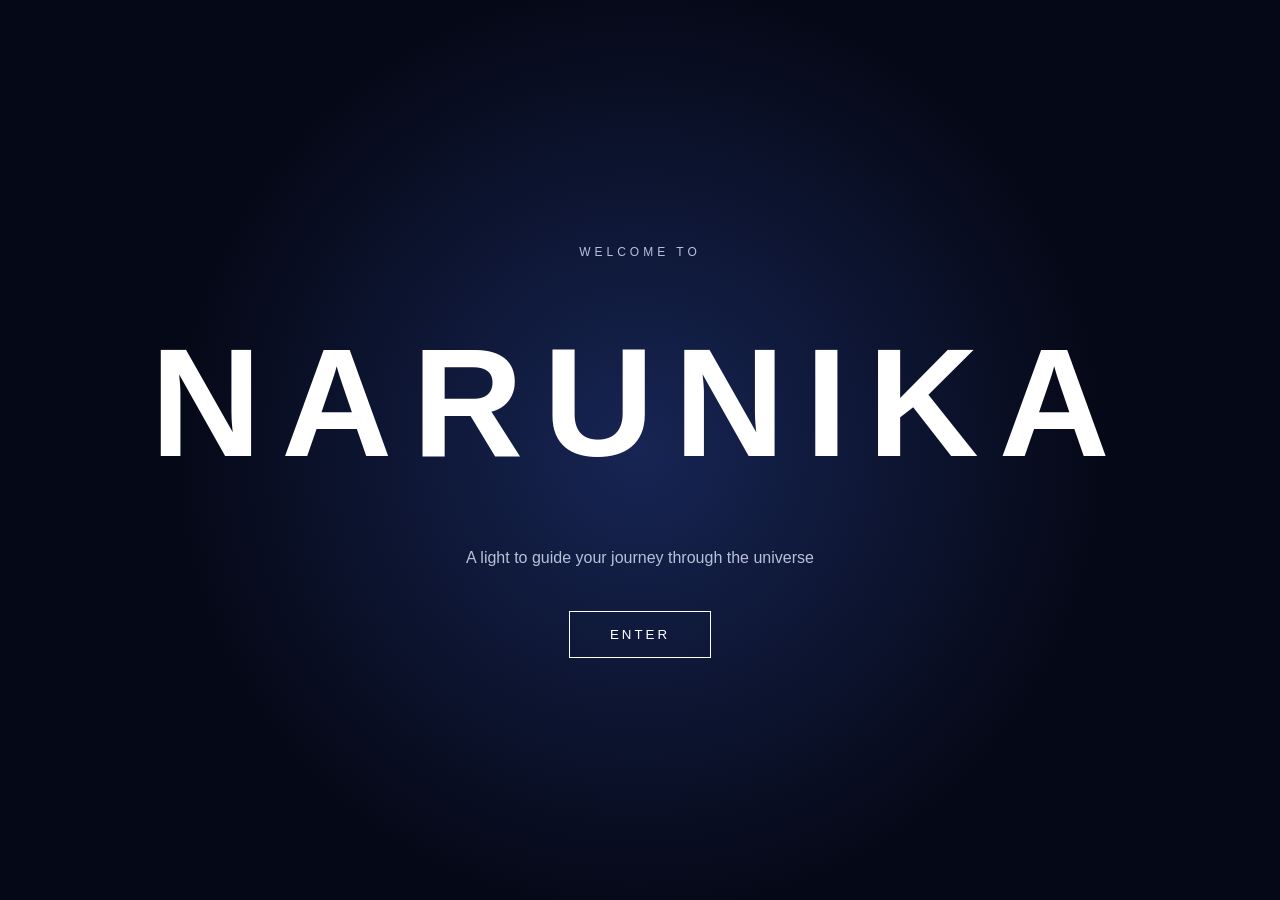
<file: index.html>
<!DOCTYPE html>
<html lang="en">

<head>
    <meta charset="UTF-8">
    <meta name="viewport" content="width=device-width, initial-scale=1.0">

    <title>NARUNIKA | Welcome</title>

    <link rel="stylesheet" href="css/style.css">
</head>

<body class="opening">

    <div class="opening-content">

        <p class="small-title">
            WELCOME TO
        </p>

        <h1>NARUNIKA</h1>

        <p>
            A light to guide your journey through the universe
        </p>

        <form action="home.html">
            <button class="enter-btn" type="submit">ENTER</button>
        </form>

    </div>

</body>
</html>
</file>
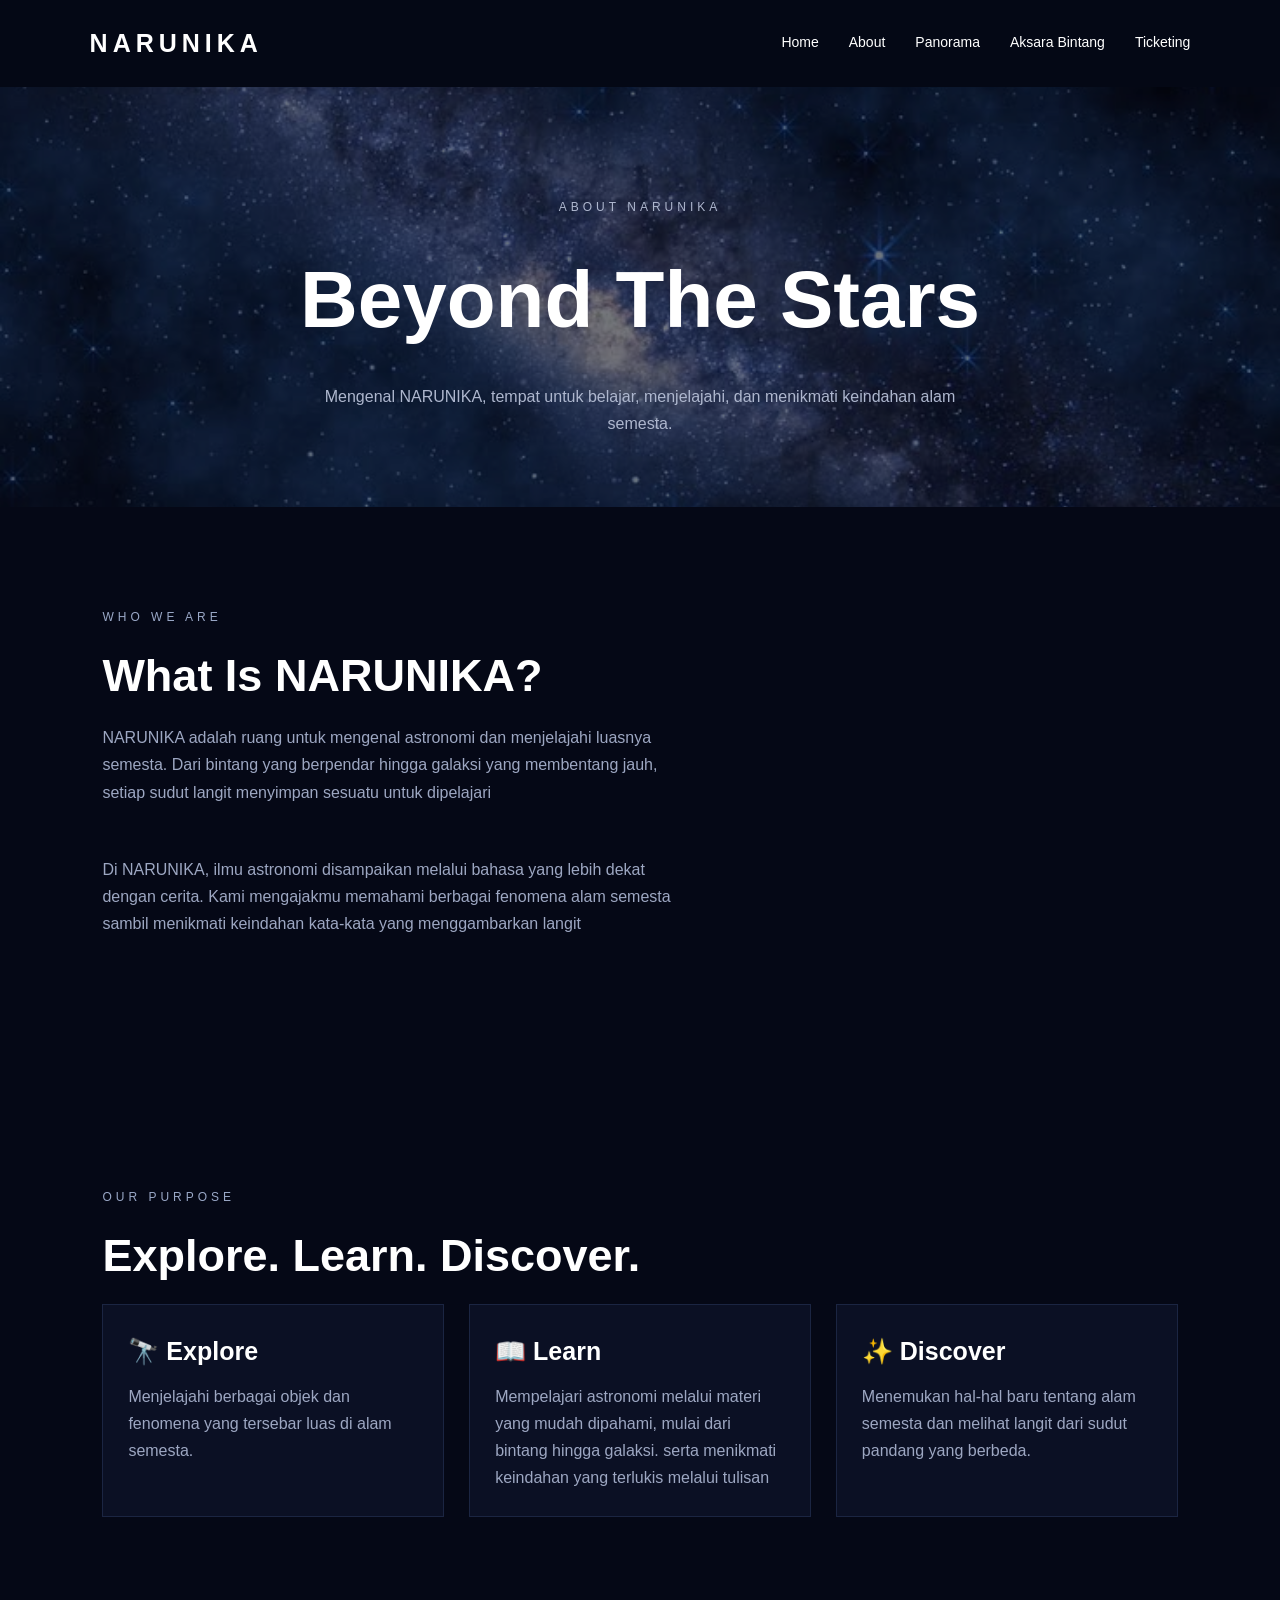
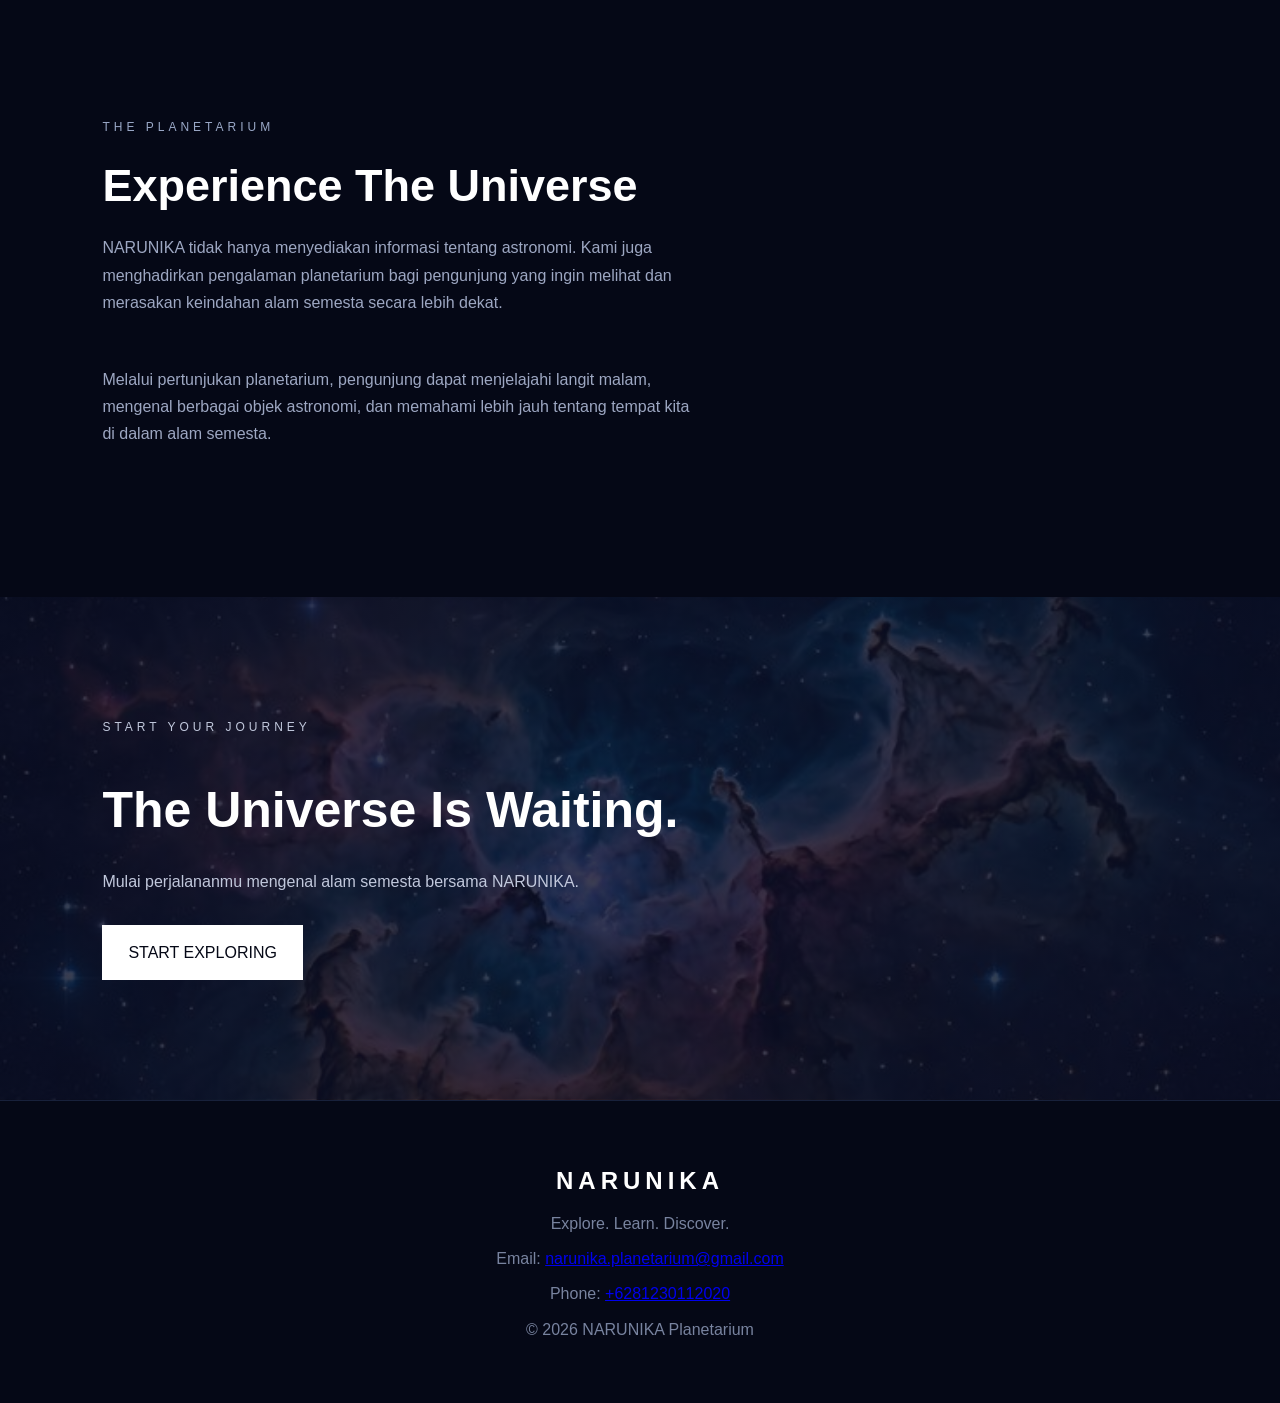
<file: about.html>
<!DOCTYPE html>
<html lang="en">

<head>

    <meta charset="UTF-8">

    <meta name="viewport"
          content="width=device-width, initial-scale=1.0">

    <title>NARUNIKA | About</title>

    <link rel="stylesheet"
          href="css/style.css">

</head>


<body>

<nav>

    <div class="logo">
        NARUNIKA
    </div>

    <div class="nav-links">

        <a href="home.html">Home</a>
        <a href="about.html">About</a>
        <a href="galeri.html">Panorama</a>
        <a href="belajar.html">Aksara Bintang</a>
        <a href="ticketing.html">Ticketing</a>

    </div>

</nav>


<section class="page-header about-hero">

    <p class="small-title">
        ABOUT NARUNIKA
    </p>

    <h1>
        Beyond The Stars
    </h1>

    <p>
        Mengenal NARUNIKA, tempat untuk belajar,
        menjelajahi, dan menikmati keindahan
        alam semesta.
    </p>
</section>



<section class="section">

    <p class="small-title">
        WHO WE ARE
    </p>

    <h2>
        What Is NARUNIKA?
    </h2>

    <p class="section-intro">

        NARUNIKA adalah ruang untuk mengenal
        astronomi dan menjelajahi luasnya semesta.
        Dari bintang yang berpendar hingga galaksi 
        yang membentang jauh, setiap sudut langit
        menyimpan sesuatu untuk dipelajari

    </p>


    <p class="section-intro">

        Di NARUNIKA, ilmu astronomi disampaikan melalui
        bahasa yang lebih dekat dengan cerita.
        Kami mengajakmu memahami berbagai fenomena alam semesta
        sambil menikmati keindahan kata-kata yang 
        menggambarkan langit

    </p>

</section>


<section class="section">

    <p class="small-title">
        OUR PURPOSE
    </p>

    <h2>
        Explore. Learn. Discover.
    </h2>

    <div class="cards">


        <div class="card">

            <div class="card-content">

                <h3>
                    🔭 Explore
                </h3>

                <p>
                    Menjelajahi berbagai objek dan
                    fenomena yang tersebar luas
                    di alam semesta.
                </p>

            </div>

        </div>


        <div class="card">

            <div class="card-content">

                <h3>
                    📖 Learn
                </h3>

                <p>
                    Mempelajari astronomi melalui
                    materi yang mudah dipahami,
                    mulai dari bintang hingga galaksi. serta
                    menikmati keindahan yang terlukis melalui tulisan
                </p>

            </div>

        </div>


        <div class="card">

            <div class="card-content">

                <h3>
                    ✨ Discover
                </h3>

                <p>
                    Menemukan hal-hal baru tentang
                    alam semesta dan melihat langit
                    dari sudut pandang yang berbeda.
                </p>

            </div>

        </div>


    </div>

</section>


<section class="section">

    <p class="small-title">
        THE PLANETARIUM
    </p>

    <h2>
        Experience The Universe
    </h2>

    <p class="section-intro">

        NARUNIKA tidak hanya menyediakan informasi
        tentang astronomi. Kami juga menghadirkan
        pengalaman planetarium bagi pengunjung
        yang ingin melihat dan merasakan keindahan
        alam semesta secara lebih dekat.

    </p>

    <p class="section-intro">

        Melalui pertunjukan planetarium, pengunjung
        dapat menjelajahi langit malam, mengenal
        berbagai objek astronomi, dan memahami
        lebih jauh tentang tempat kita di dalam
        alam semesta.

    </p>

</section>


<section class="cta">

    <p class="small-title">
        START YOUR JOURNEY
    </p>

    <h2>
        The Universe Is Waiting.
    </h2>

    <p>
        Mulai perjalananmu mengenal alam semesta
        bersama NARUNIKA.
    </p>

    <a href="belajar.html"
       class="button">
        START EXPLORING
    </a>

</section>


<footer>
    <h2>NARUNIKA</h2>
    <p>Explore. Learn. Discover.</p>
    <p>Email: <a href="mailto:narunika.planetarium@gmail.com">narunika.planetarium@gmail.com</a></p>
    <p>Phone: <a href="tel:+6281230112020">+6281230112020</a></p>
    <p>© 2026 NARUNIKA Planetarium</p>
</footer>

</body>

</html>
</file>
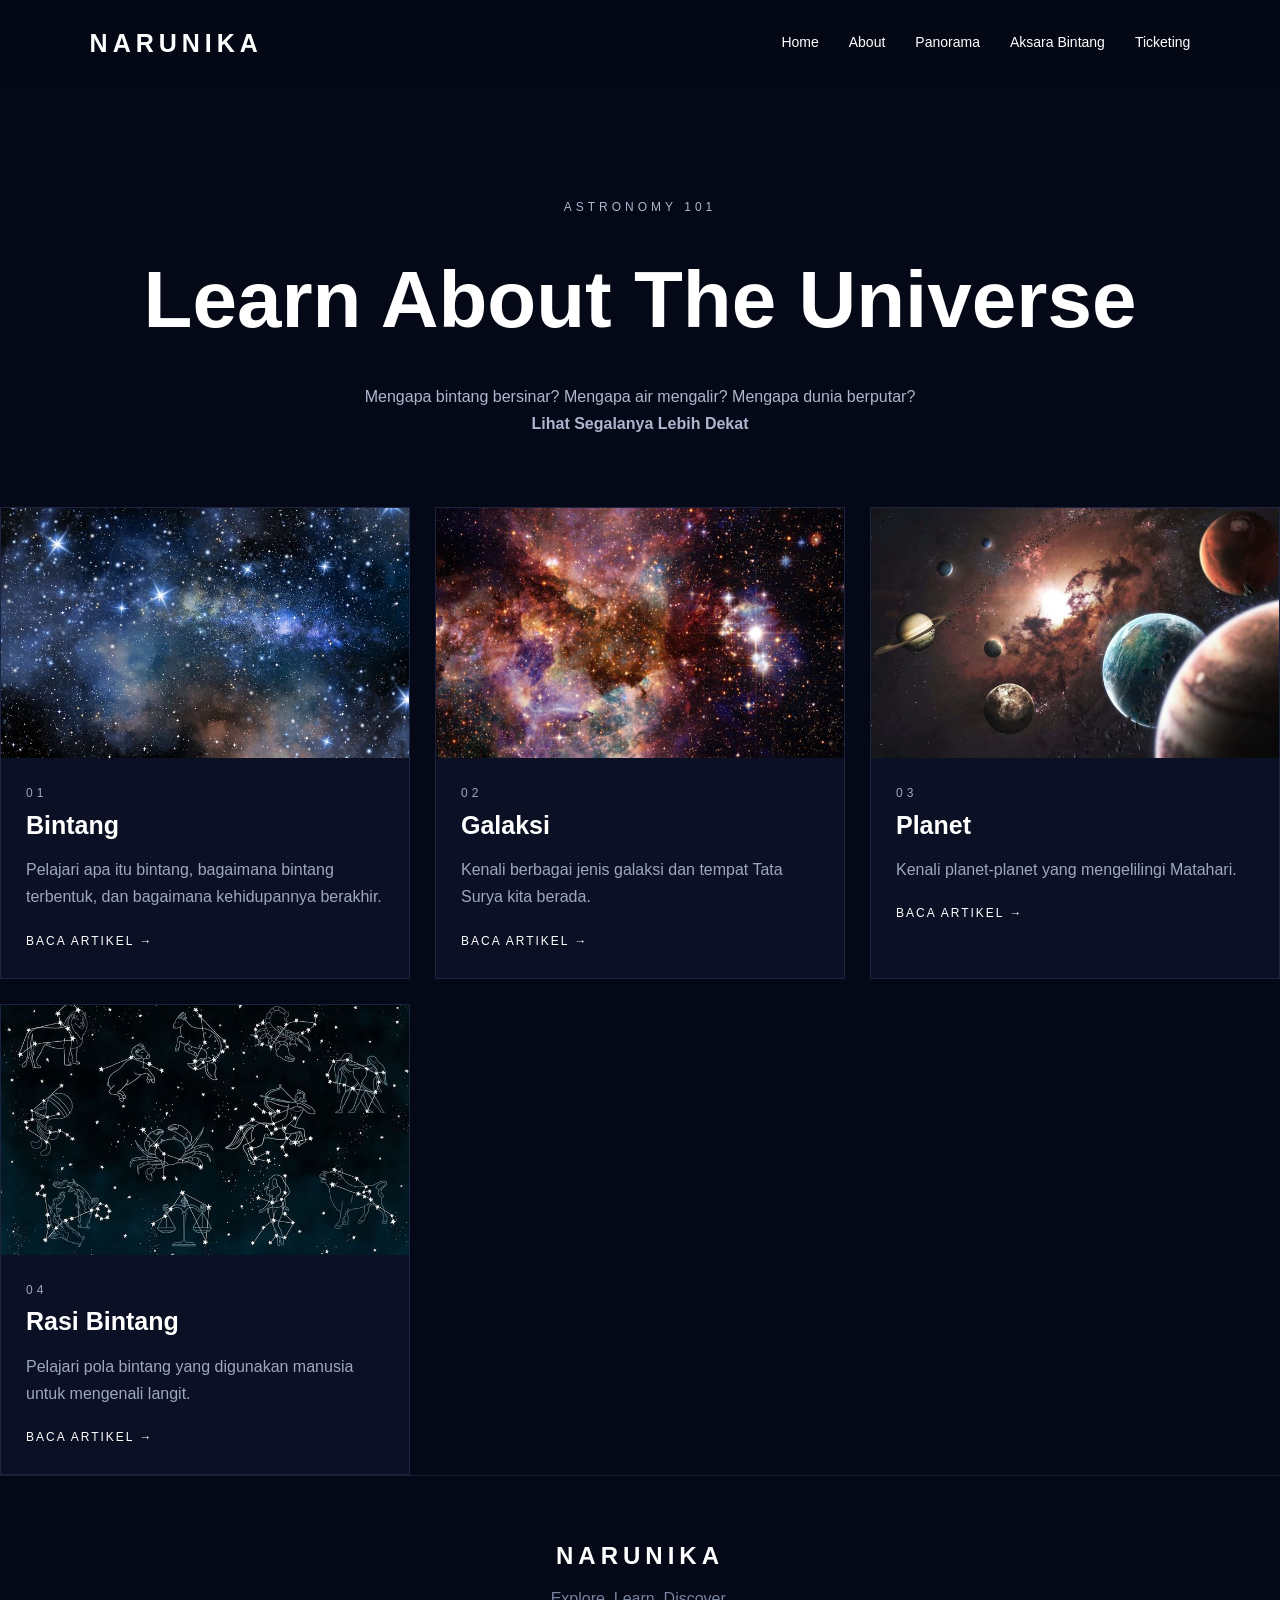
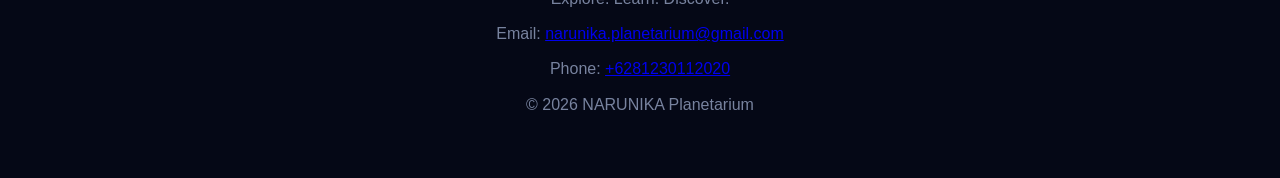
<file: belajar.html>
<!DOCTYPE html>
<html lang="en">

<head>

    <meta charset="UTF-8">

    <meta name="viewport"
          content="width=device-width, initial-scale=1.0">

    <title>NARUNIKA | Aksara Bintang</title>

    <link rel="stylesheet"
          href="css/style.css">

</head>


<body>

<nav>

    <div class="logo">
        NARUNIKA
    </div>

    <div class="nav-links">

        <a href="home.html">Home</a>
        <a href="about.html">About</a>
        <a href="galeri.html">Panorama</a>
        <a href="belajar.html">Aksara Bintang</a>
        <a href="ticketing.html">Ticketing</a>

    </div>

</nav>


<section class="page-header">

    <p class="small-title">
        ASTRONOMY 101
    </p>

    <h1>
        Learn About The Universe
    </h1>

    <p>
        Mengapa bintang bersinar?
        Mengapa air mengalir?
        Mengapa dunia berputar? <br>
        <b>Lihat Segalanya Lebih Dekat</b>
    </p>

</section>


<section class="cards learning-cards">


    <!-- BINTANG -->

    <a href="bintang.html"
       class="card">

        <img src="images/bintang.jpg"
             alt="Bintang">

        <div class="card-content">

            <p class="small-title">
                01
            </p>

            <h3>
                Bintang
            </h3>

            <p>
                Pelajari apa itu bintang,
                bagaimana bintang terbentuk,
                dan bagaimana kehidupannya berakhir.
            </p>

            <span class="read-more">
                BACA ARTIKEL →
            </span>

        </div>

    </a>


    <!-- GALAKSI -->

    <a href="galaksi.html"
       class="card">

        <img src="images/galaksi.jpg"
             alt="Galaksi">

        <div class="card-content">

            <p class="small-title">
                02
            </p>

            <h3>
                Galaksi
            </h3>

            <p>
                Kenali berbagai jenis galaksi
                dan tempat Tata Surya kita berada.
            </p>

            <span class="read-more">
                BACA ARTIKEL →
            </span>

        </div>

    </a>


    <!-- PLANET -->

    <a href="planet.html"
       class="card">

        <img src="images/planet.jpg"
             alt="Planet">

        <div class="card-content">

            <p class="small-title">
                03
            </p>

            <h3>
                Planet
            </h3>

            <p>
                Kenali planet-planet yang
                mengelilingi Matahari.
            </p>

            <span class="read-more">
                BACA ARTIKEL →
            </span>

        </div>

    </a>


    <!-- RASI -->

    <a href="rasi.html"
       class="card">

        <img src="images/rasi.jpg"
             alt="Rasi Bintang">

        <div class="card-content">

            <p class="small-title">
                04
            </p>

            <h3>
                Rasi Bintang
            </h3>

            <p>
                Pelajari pola bintang yang
                digunakan manusia untuk mengenali langit.
            </p>

            <span class="read-more">
                BACA ARTIKEL →
            </span>

        </div>

    </a>


</section>


<footer>
    <h2>NARUNIKA</h2>
    <p>Explore. Learn. Discover.</p>
    <p>Email: <a href="mailto:narunika.planetarium@gmail.com">narunika.planetarium@gmail.com</a></p>
    <p>Phone: <a href="tel:+6281230112020">+6281230112020</a></p>
    <p>© 2026 NARUNIKA Planetarium</p>
</footer>

</body>

</html>
</file>
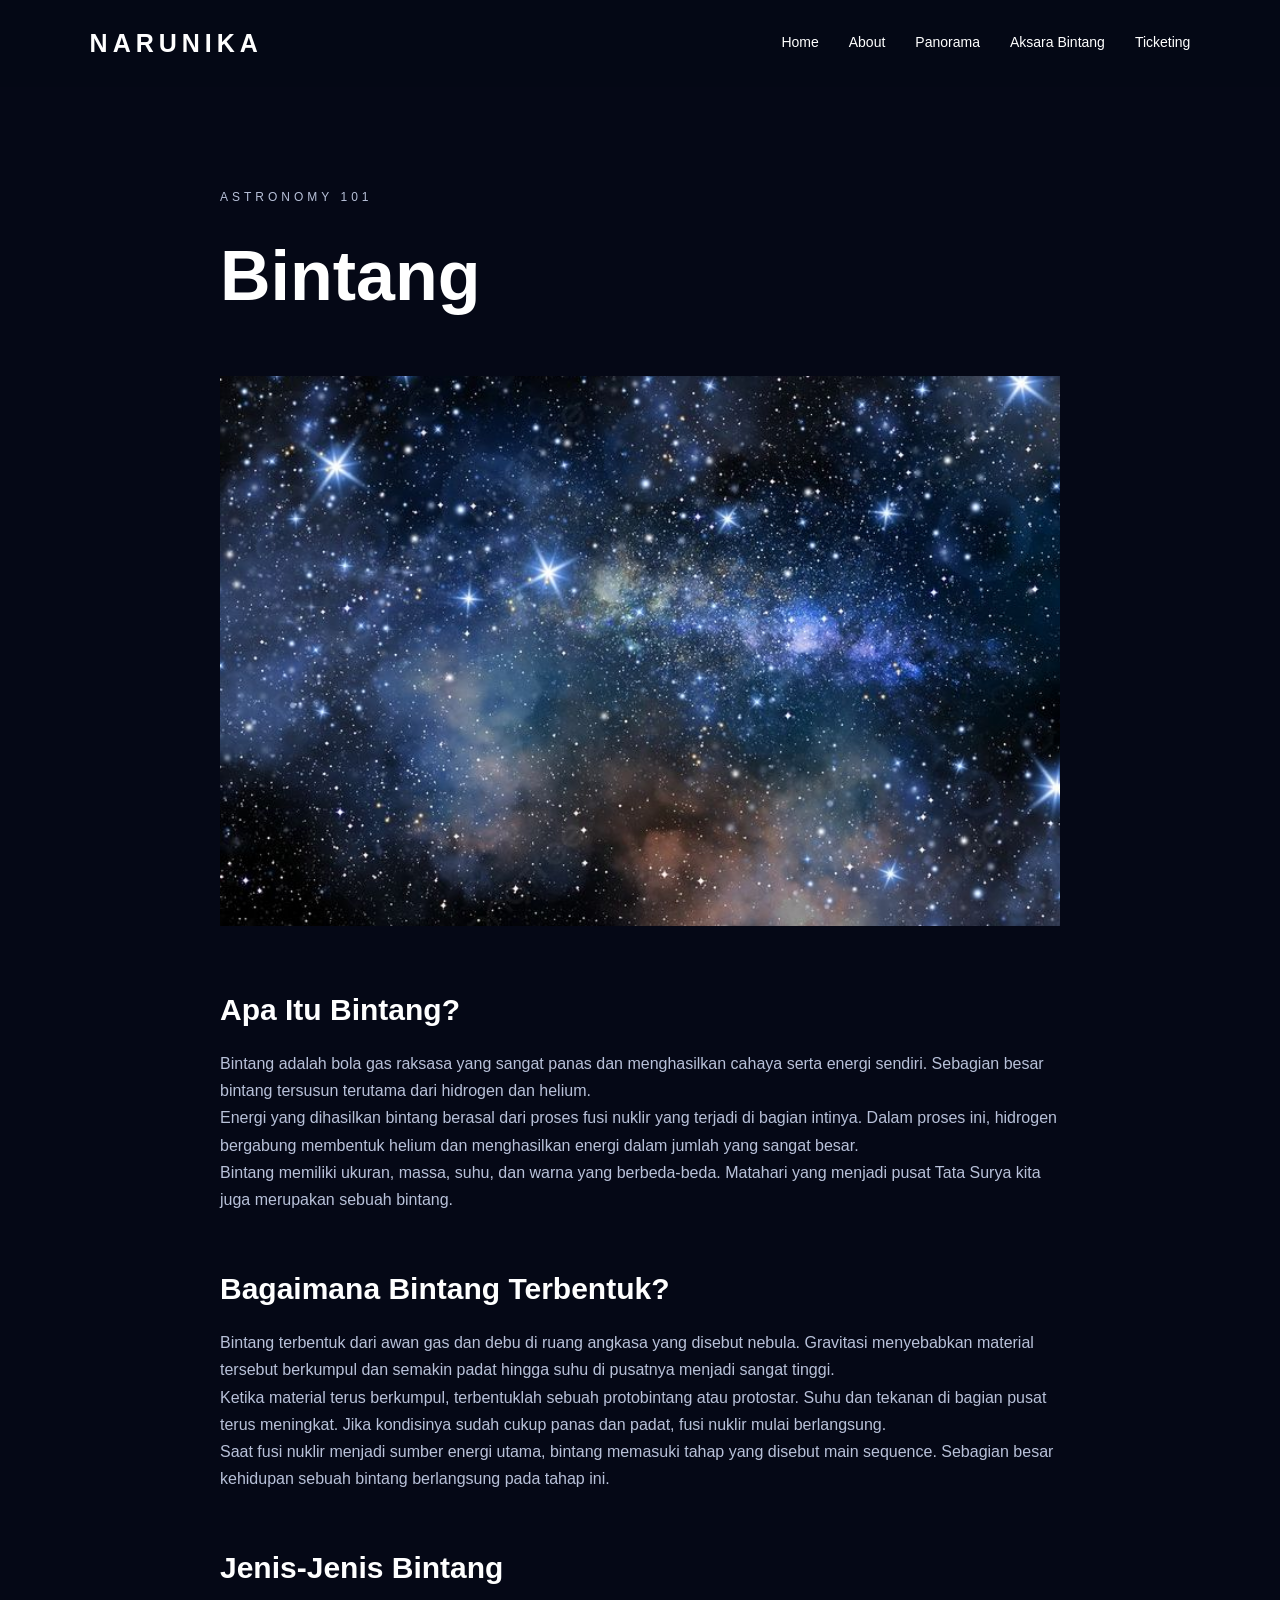
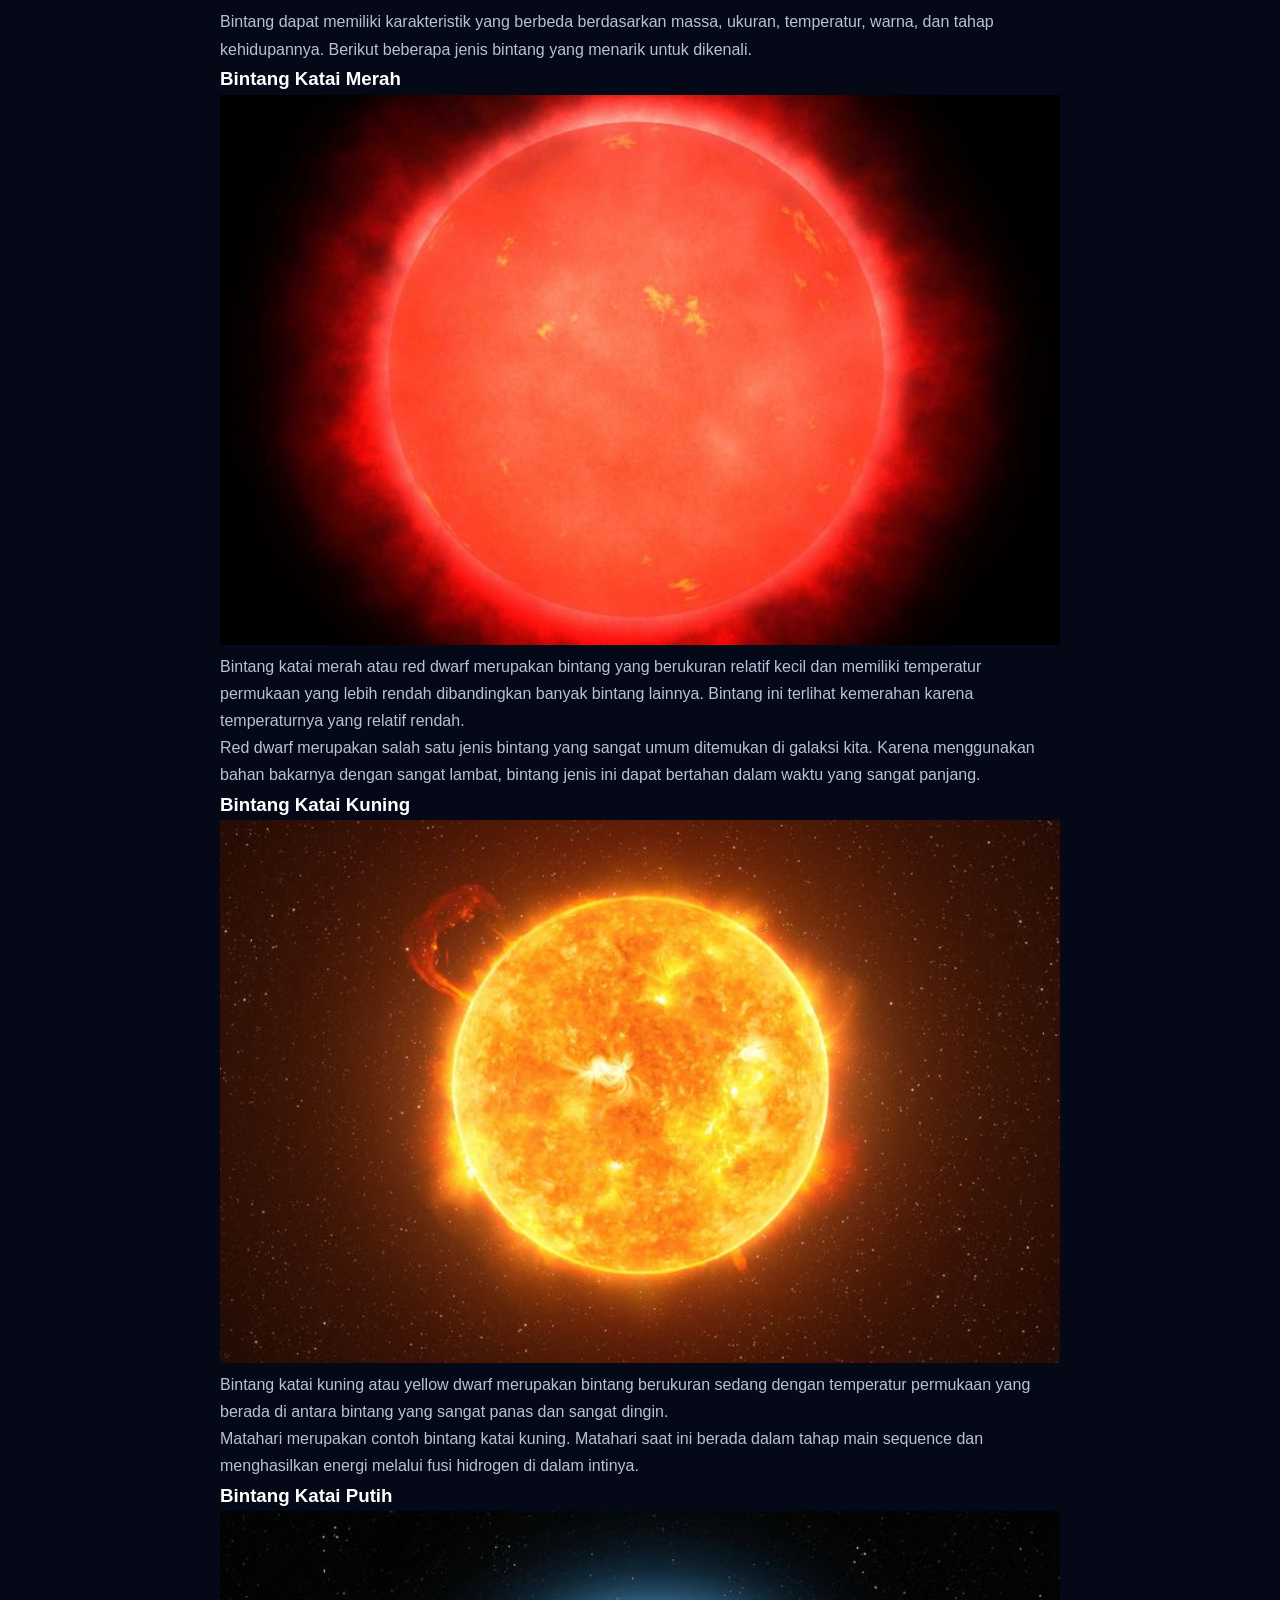
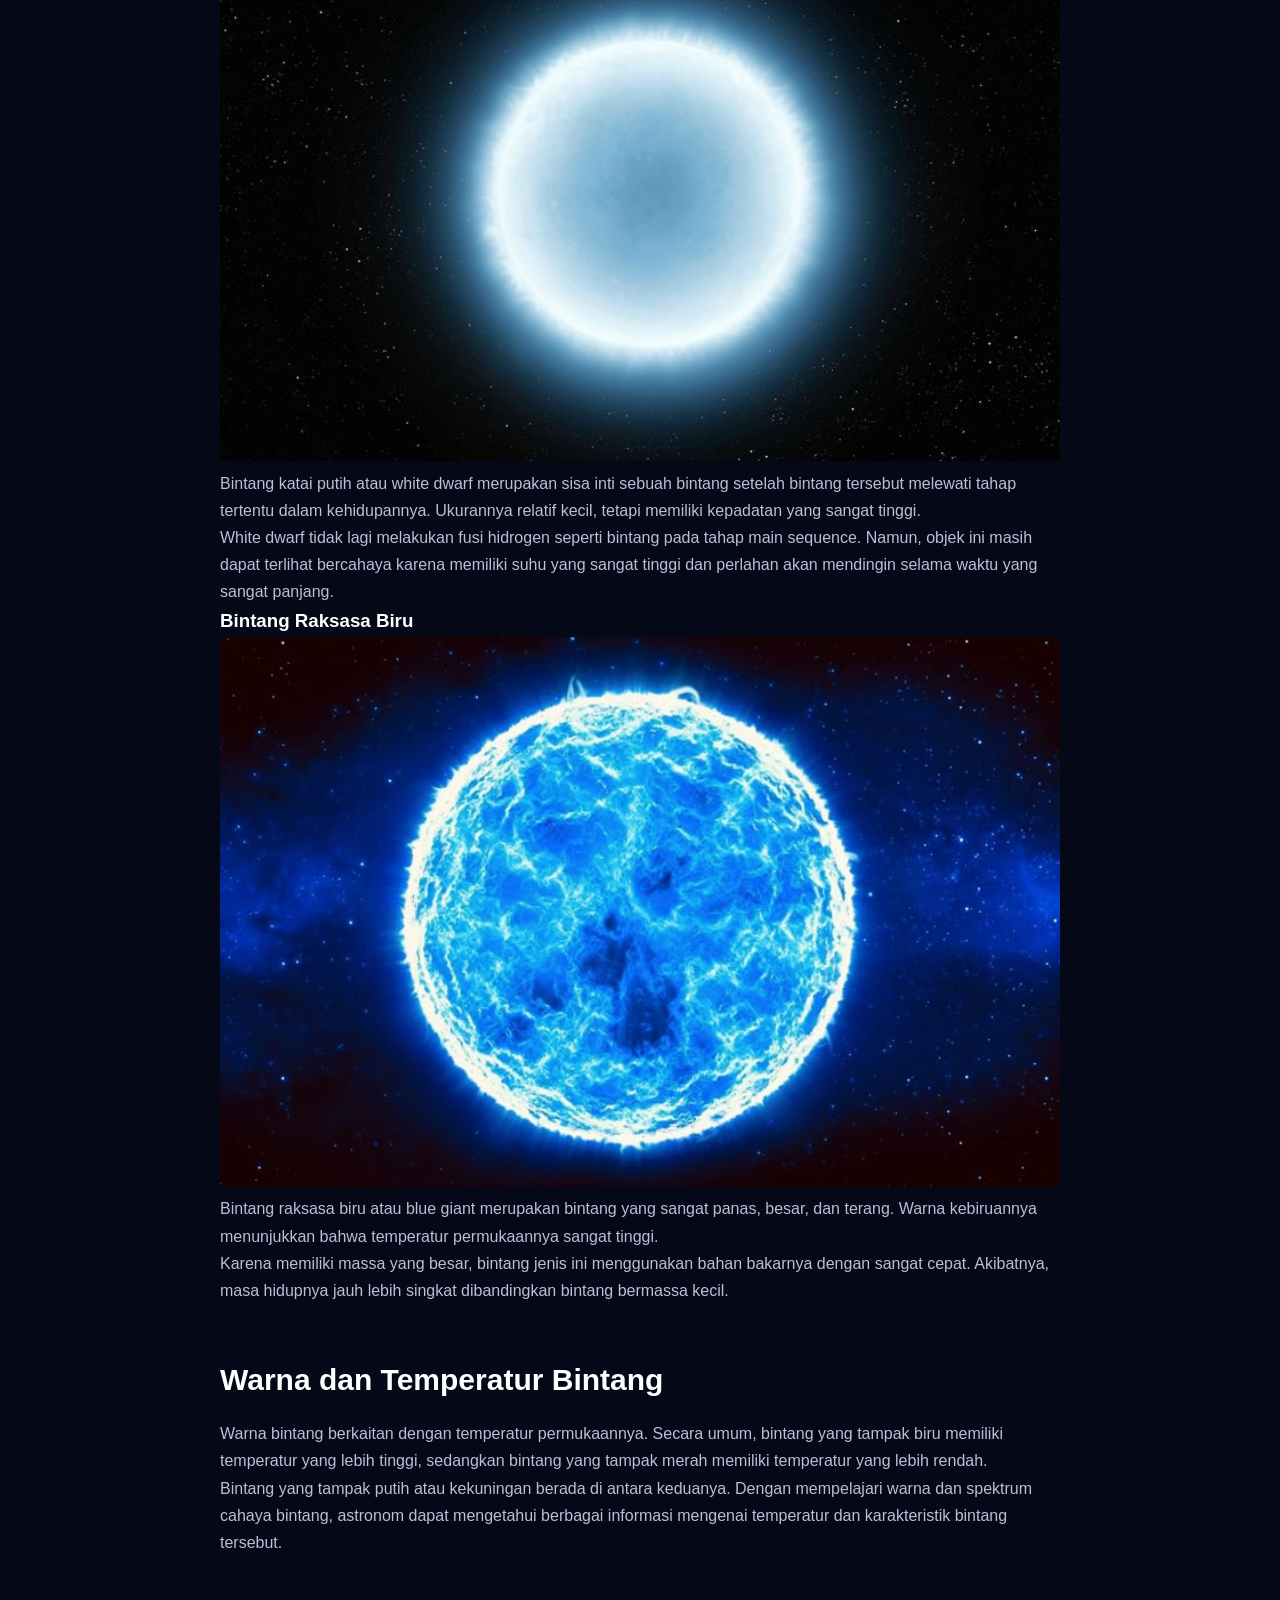
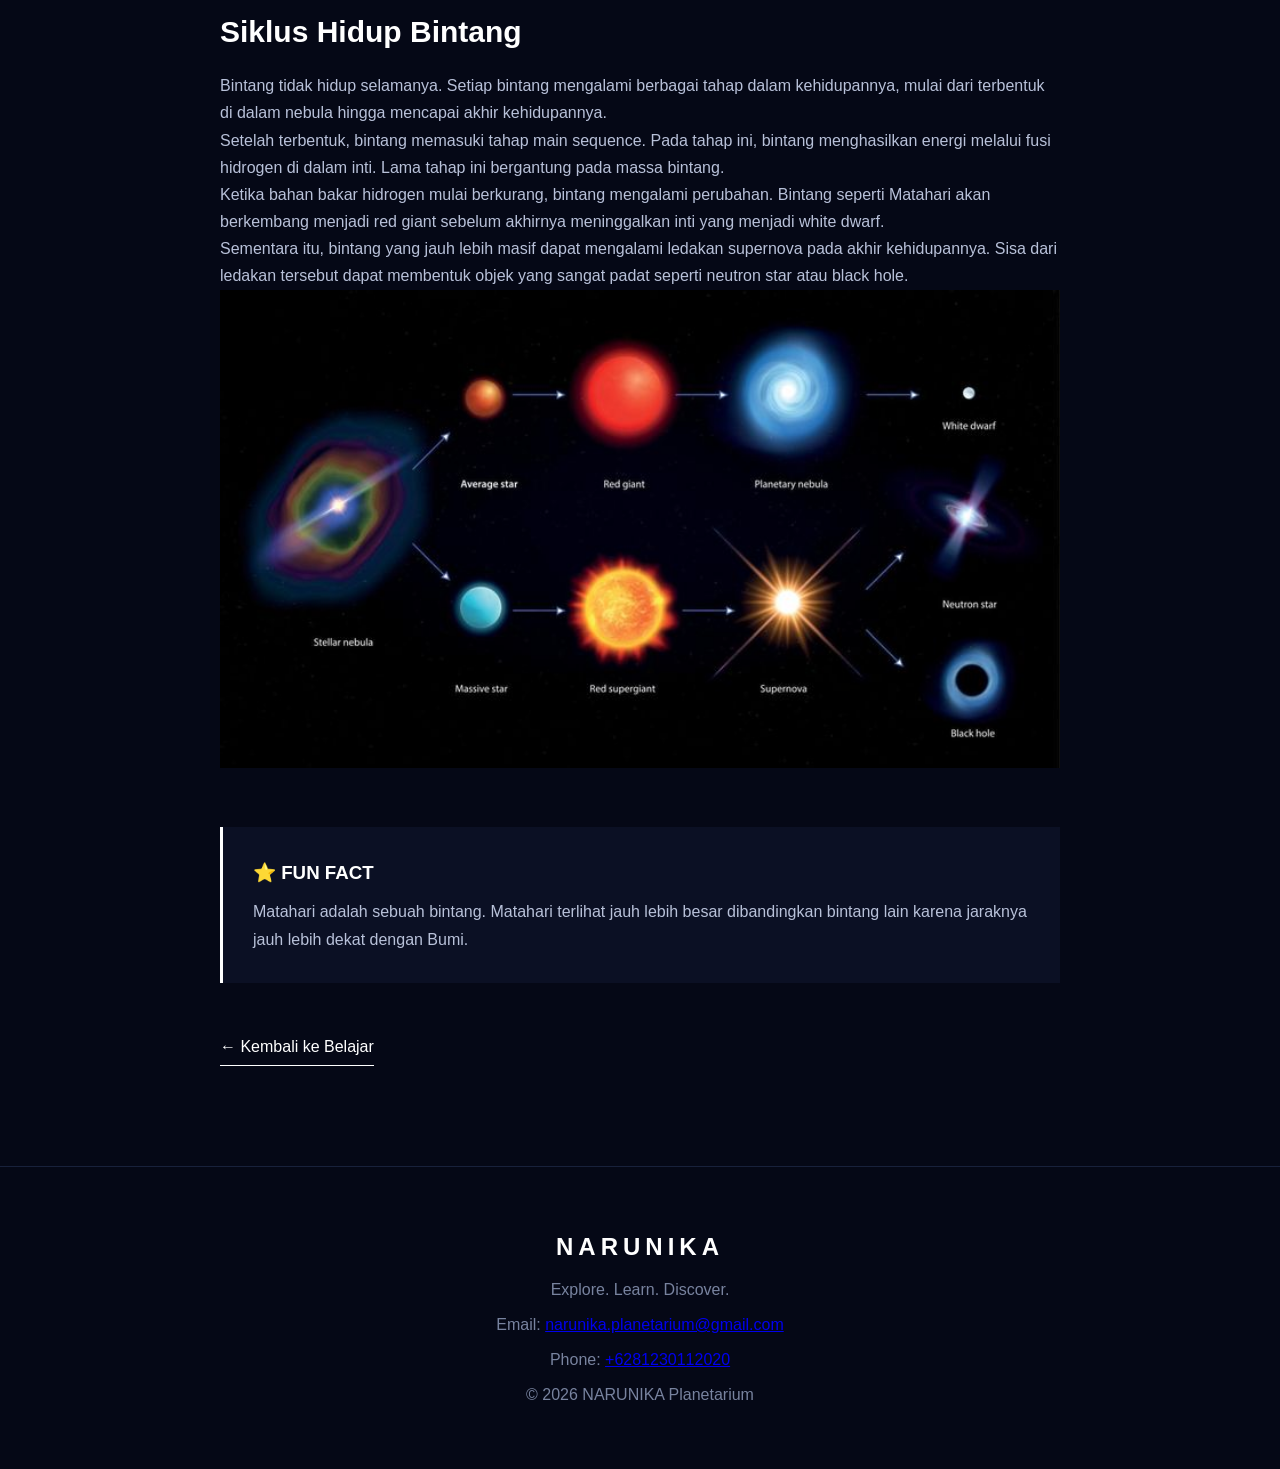
<file: bintang.html>
<!DOCTYPE html>
<html lang="en">

<head>

    <meta charset="UTF-8">

    <meta name="viewport"
          content="width=device-width, initial-scale=1.0">

    <title>NARUNIKA | Bintang</title>

    <link rel="stylesheet"
          href="css/style.css">

</head>


<body>

<nav>

    <div class="logo">
        NARUNIKA
    </div>

    <div class="nav-links">

        <a href="home.html">Home</a>
        <a href="about.html">About</a>
        <a href="galeri.html">Panorama</a>
        <a href="belajar.html">Aksara Bintang</a>
        <a href="ticketing.html">Ticketing</a>

    </div>
</nav>


<article class="article">

    <p class="small-title">
        ASTRONOMY 101
    </p>

    <h1>
        Bintang
    </h1>

    <img src="images/bintang.jpg"
         alt="Bintang"
         class="article-image">


    <h2>
        Apa Itu Bintang?
    </h2>

    <p>
        Bintang adalah bola gas raksasa yang sangat
        panas dan menghasilkan cahaya serta energi
        sendiri. Sebagian besar bintang tersusun
        terutama dari hidrogen dan helium.
    </p>

    <p>
        Energi yang dihasilkan bintang berasal dari
        proses fusi nuklir yang terjadi di bagian
        intinya. Dalam proses ini, hidrogen bergabung
        membentuk helium dan menghasilkan energi
        dalam jumlah yang sangat besar.
    </p>

    <p>
        Bintang memiliki ukuran, massa, suhu, dan
        warna yang berbeda-beda. Matahari yang menjadi
        pusat Tata Surya kita juga merupakan sebuah
        bintang.
    </p>


    <h2>
        Bagaimana Bintang Terbentuk?
    </h2>

    <p>
        Bintang terbentuk dari awan gas dan debu
        di ruang angkasa yang disebut nebula.
        Gravitasi menyebabkan material tersebut
        berkumpul dan semakin padat hingga suhu
        di pusatnya menjadi sangat tinggi.
    </p>

    <p>
        Ketika material terus berkumpul, terbentuklah
        sebuah protobintang atau protostar. Suhu dan
        tekanan di bagian pusat terus meningkat.
        Jika kondisinya sudah cukup panas dan padat,
        fusi nuklir mulai berlangsung.
    </p>

    <p>
        Saat fusi nuklir menjadi sumber energi utama,
        bintang memasuki tahap yang disebut
        main sequence. Sebagian besar kehidupan
        sebuah bintang berlangsung pada tahap ini.
    </p>


    <h2>
        Jenis-Jenis Bintang
    </h2>

    <p>
        Bintang dapat memiliki karakteristik yang
        berbeda berdasarkan massa, ukuran, temperatur,
        warna, dan tahap kehidupannya. Berikut beberapa
        jenis bintang yang menarik untuk dikenali.
    </p>


    <h3>
        Bintang Katai Merah
    </h3>

    <img src="images/red-dwarf.jpg"
         alt="Bintang Katai Merah"
         class="article-image">

    <p>
        Bintang katai merah atau red dwarf merupakan
        bintang yang berukuran relatif kecil dan memiliki
        temperatur permukaan yang lebih rendah dibandingkan
        banyak bintang lainnya. Bintang ini terlihat
        kemerahan karena temperaturnya yang relatif rendah.
    </p>

    <p>
        Red dwarf merupakan salah satu jenis bintang yang
        sangat umum ditemukan di galaksi kita. Karena
        menggunakan bahan bakarnya dengan sangat lambat,
        bintang jenis ini dapat bertahan dalam waktu yang
        sangat panjang.
    </p>


    <h3>
        Bintang Katai Kuning
    </h3>

    <img src="images/yellow-dwarf.jpg"
         alt="Bintang Katai Kuning"
         class="article-image">

    <p>
        Bintang katai kuning atau yellow dwarf merupakan
        bintang berukuran sedang dengan temperatur
        permukaan yang berada di antara bintang yang
        sangat panas dan sangat dingin.
    </p>

    <p>
        Matahari merupakan contoh bintang katai kuning.
        Matahari saat ini berada dalam tahap main sequence
        dan menghasilkan energi melalui fusi hidrogen
        di dalam intinya.
    </p>


    <h3>
        Bintang Katai Putih
    </h3>

    <img src="images/white-dwarf.jpg"
         alt="Bintang Katai Putih"
         class="article-image">

    <p>
        Bintang katai putih atau white dwarf merupakan
        sisa inti sebuah bintang setelah bintang tersebut
        melewati tahap tertentu dalam kehidupannya.
        Ukurannya relatif kecil, tetapi memiliki
        kepadatan yang sangat tinggi.
    </p>

    <p>
        White dwarf tidak lagi melakukan fusi hidrogen
        seperti bintang pada tahap main sequence.
        Namun, objek ini masih dapat terlihat bercahaya
        karena memiliki suhu yang sangat tinggi dan
        perlahan akan mendingin selama waktu yang sangat
        panjang.
    </p>


    <h3>
        Bintang Raksasa Biru
    </h3>

    <img src="images/blue-giant.jpg"
         alt="Bintang Raksasa Biru"
         class="article-image">

    <p>
        Bintang raksasa biru atau blue giant merupakan
        bintang yang sangat panas, besar, dan terang.
        Warna kebiruannya menunjukkan bahwa temperatur
        permukaannya sangat tinggi.
    </p>

    <p>
        Karena memiliki massa yang besar, bintang jenis
        ini menggunakan bahan bakarnya dengan sangat
        cepat. Akibatnya, masa hidupnya jauh lebih
        singkat dibandingkan bintang bermassa kecil.
    </p>


    <h2>
        Warna dan Temperatur Bintang
    </h2>

    <p>
        Warna bintang berkaitan dengan temperatur
        permukaannya. Secara umum, bintang yang tampak
        biru memiliki temperatur yang lebih tinggi,
        sedangkan bintang yang tampak merah memiliki
        temperatur yang lebih rendah.
    </p>

    <p>
        Bintang yang tampak putih atau kekuningan berada
        di antara keduanya. Dengan mempelajari warna dan
        spektrum cahaya bintang, astronom dapat mengetahui
        berbagai informasi mengenai temperatur dan
        karakteristik bintang tersebut.
    </p>


    <h2>
        Siklus Hidup Bintang
    </h2>

    <p>
        Bintang tidak hidup selamanya. Setiap bintang
        mengalami berbagai tahap dalam kehidupannya,
        mulai dari terbentuk di dalam nebula hingga
        mencapai akhir kehidupannya.
    </p>

    <p>
        Setelah terbentuk, bintang memasuki tahap
        main sequence. Pada tahap ini, bintang
        menghasilkan energi melalui fusi hidrogen
        di dalam inti. Lama tahap ini bergantung
        pada massa bintang.
    </p>

    <p>
        Ketika bahan bakar hidrogen mulai berkurang,
        bintang mengalami perubahan. Bintang seperti
        Matahari akan berkembang menjadi red giant
        sebelum akhirnya meninggalkan inti yang
        menjadi white dwarf.
    </p>

    <p>
        Sementara itu, bintang yang jauh lebih masif
        dapat mengalami ledakan supernova pada akhir
        kehidupannya. Sisa dari ledakan tersebut dapat
        membentuk objek yang sangat padat seperti
        neutron star atau black hole.
    </p>

    <img src="images/star-life-cycle.jpg"
         alt="Siklus Hidup Bintang"
         class="article-image">


    <div class="fact-box">

        <h3>
            ⭐ FUN FACT
        </h3>

        <p>
            Matahari adalah sebuah bintang.
            Matahari terlihat jauh lebih besar
            dibandingkan bintang lain karena
            jaraknya jauh lebih dekat dengan Bumi.
        </p>

    </div>


    <a href="belajar.html"
       class="back-button">

        ← Kembali ke Belajar

    </a>

</article>


<footer>
    <h2>NARUNIKA</h2>
    <p>Explore. Learn. Discover.</p>
    <p>Email: <a href="mailto:narunika.planetarium@gmail.com">narunika.planetarium@gmail.com</a></p>
    <p>Phone: <a href="tel:+6281230112020">+6281230112020</a></p>
    <p>© 2026 NARUNIKA Planetarium</p>
</footer>

</body>

</html>
</file>
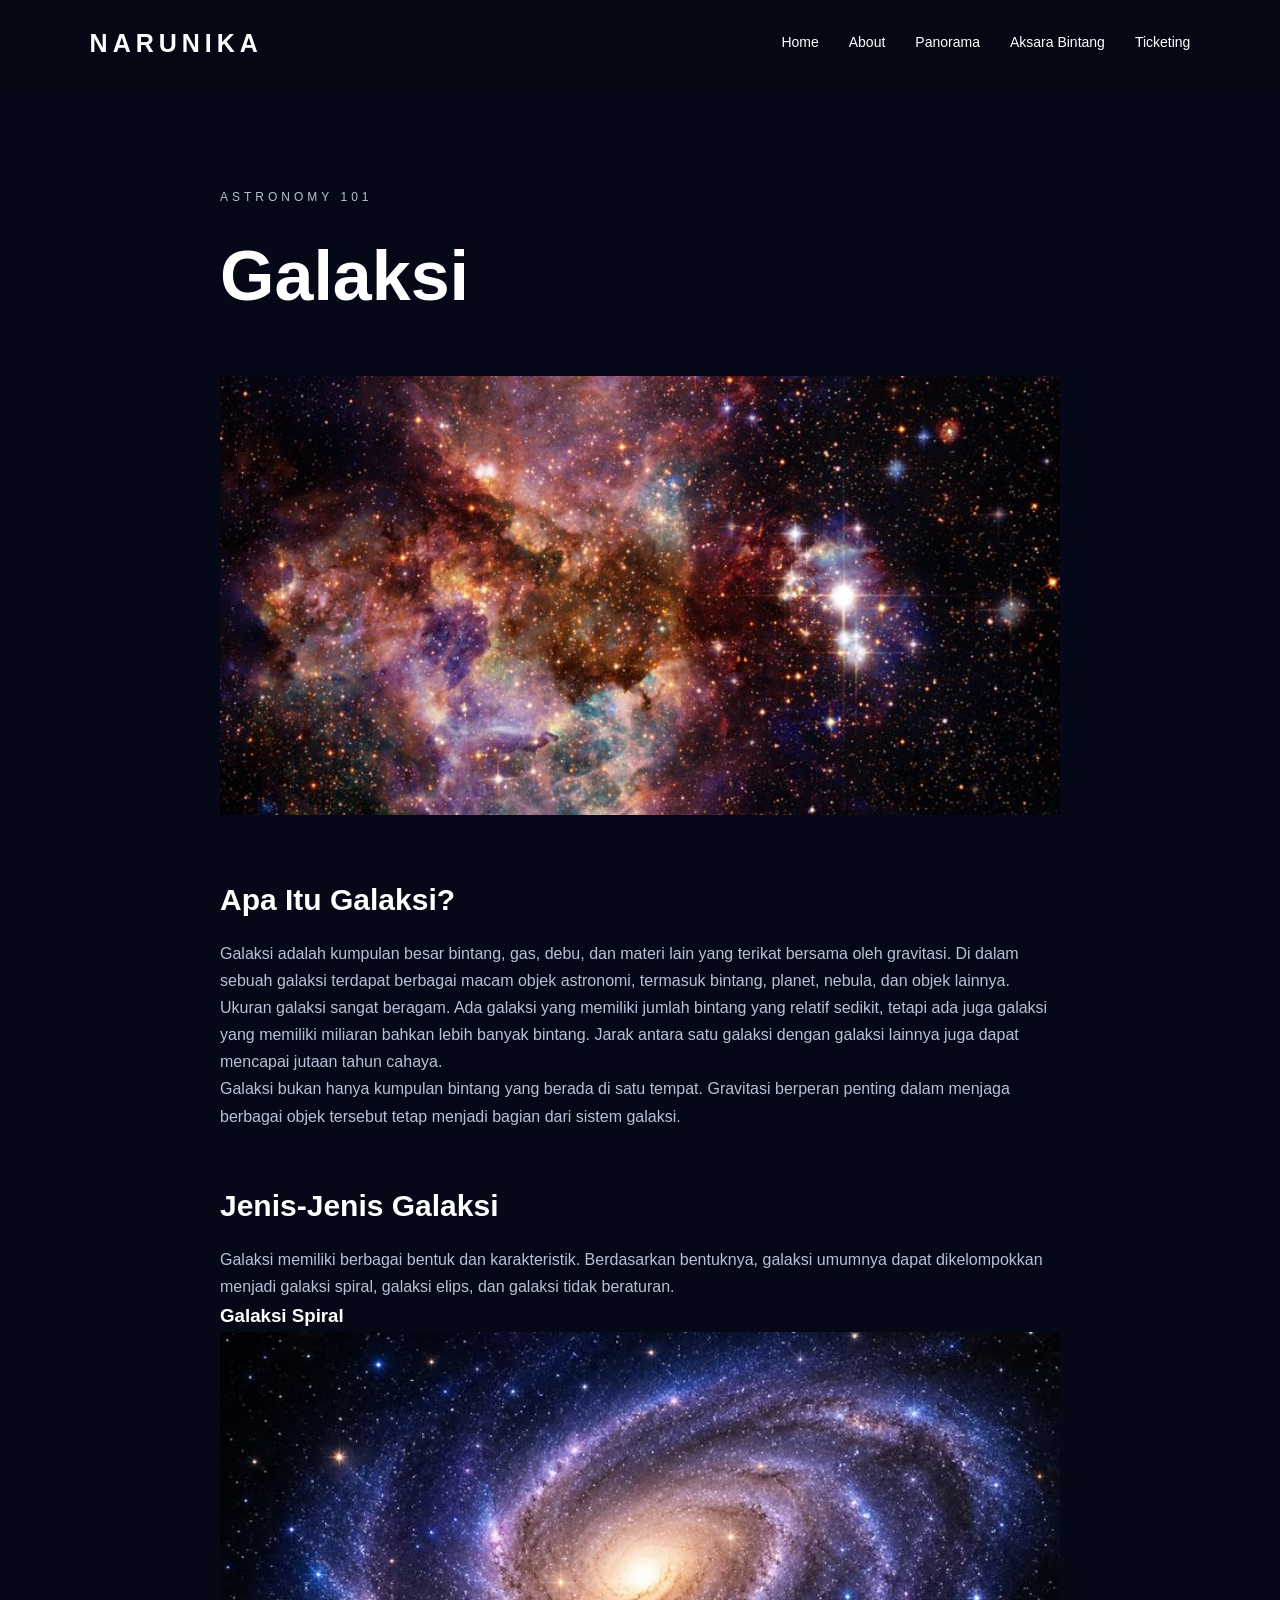
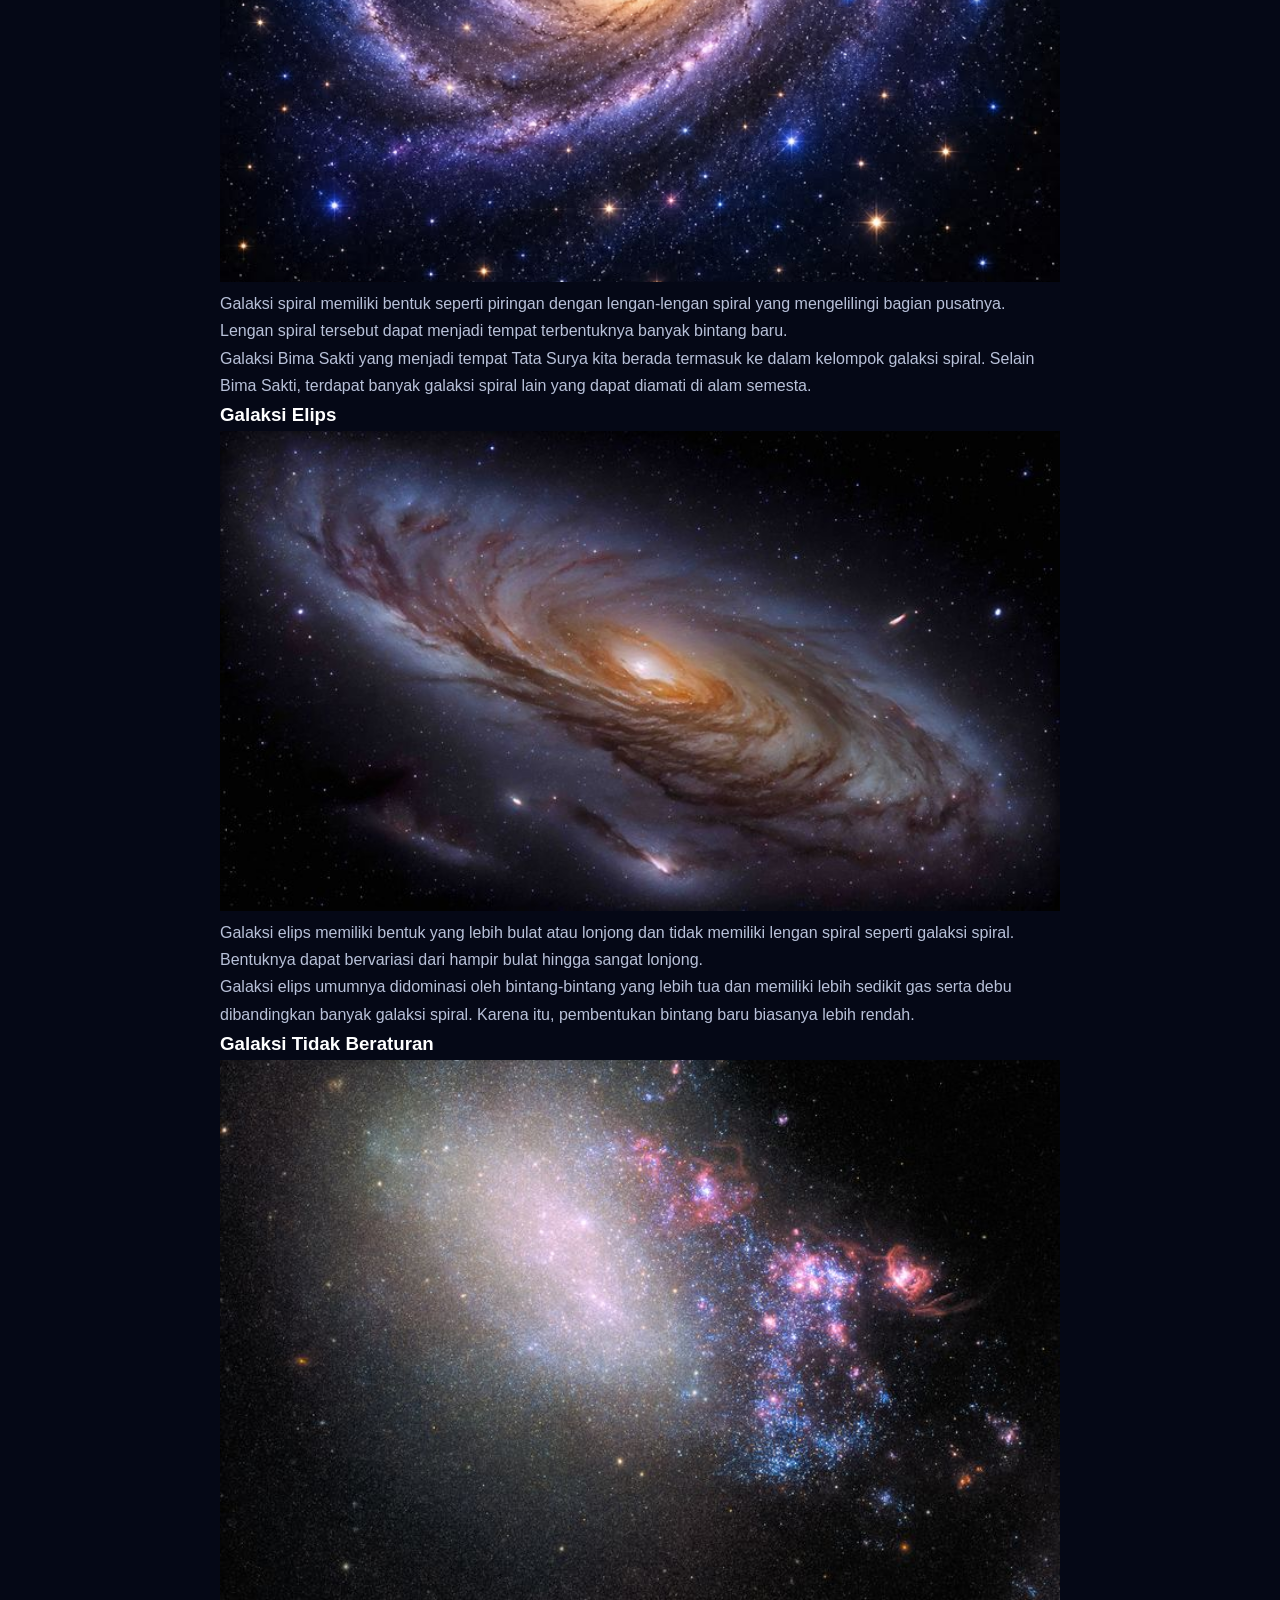
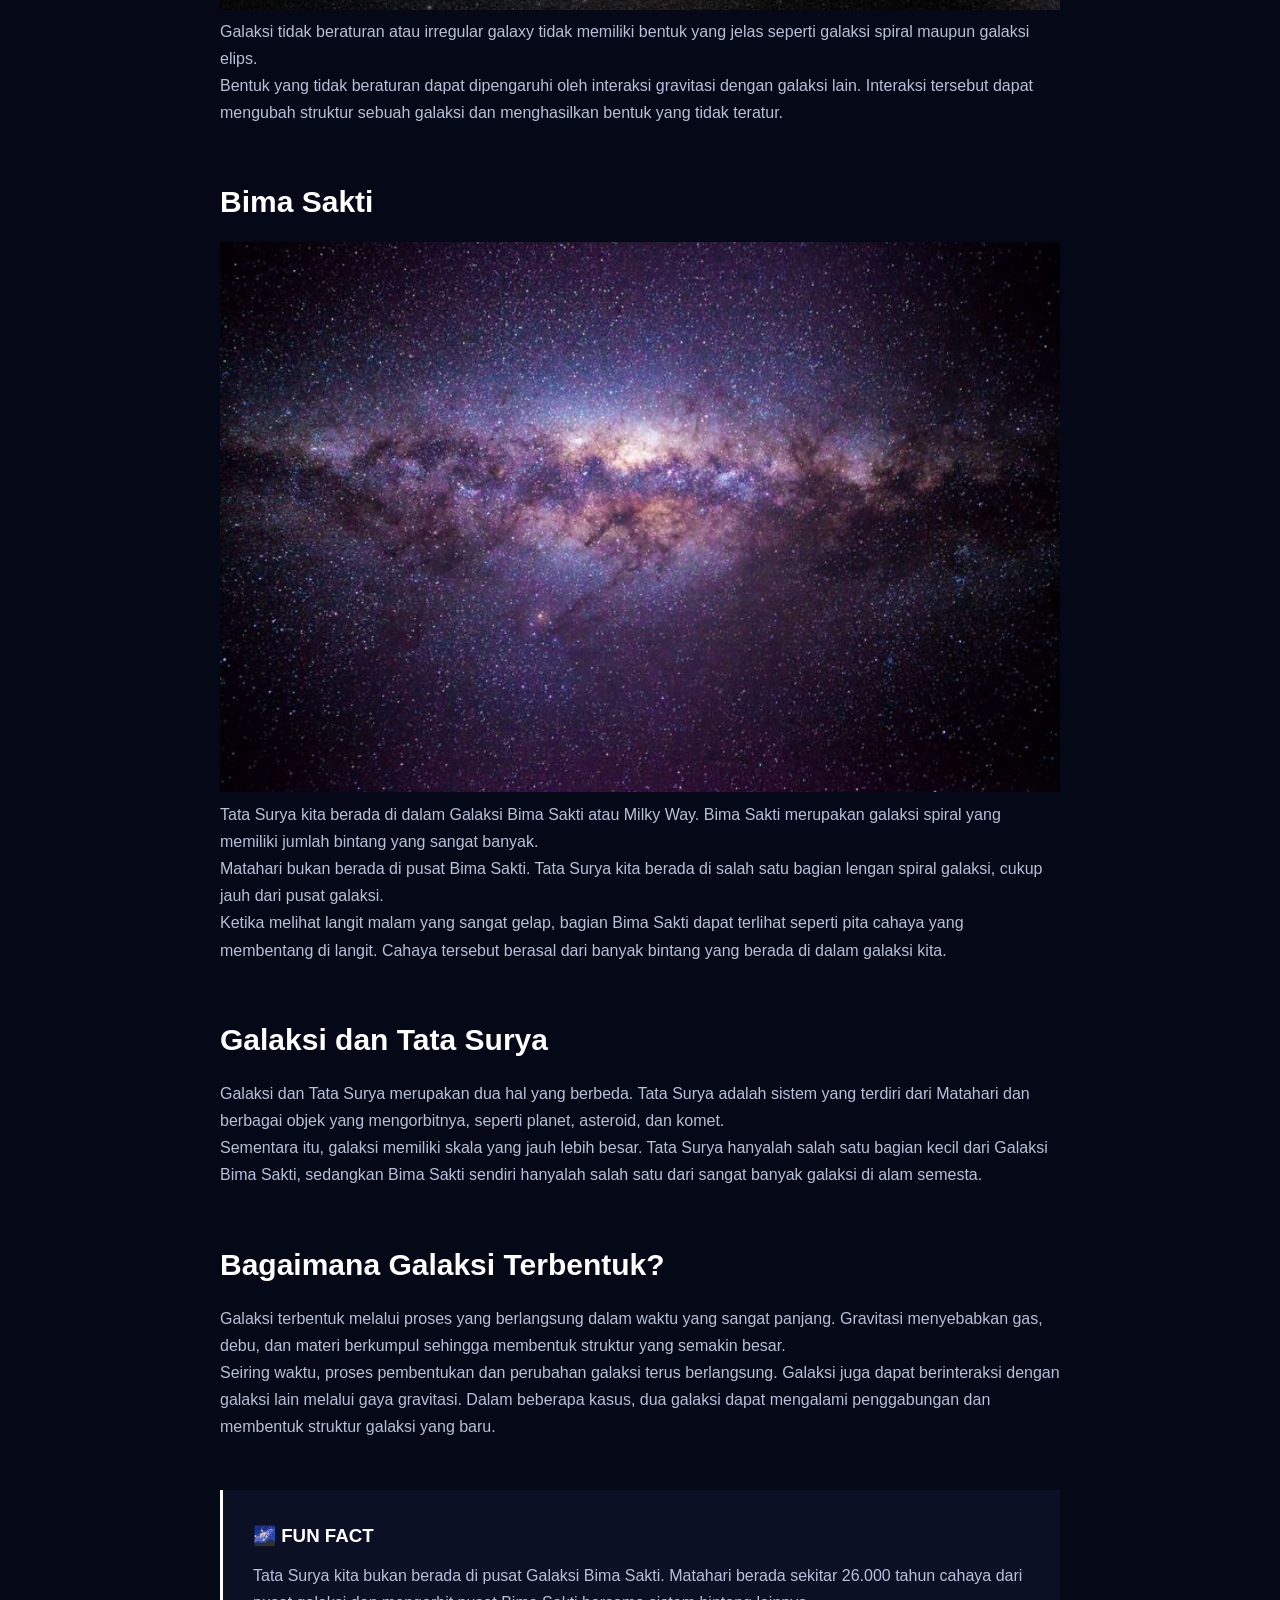
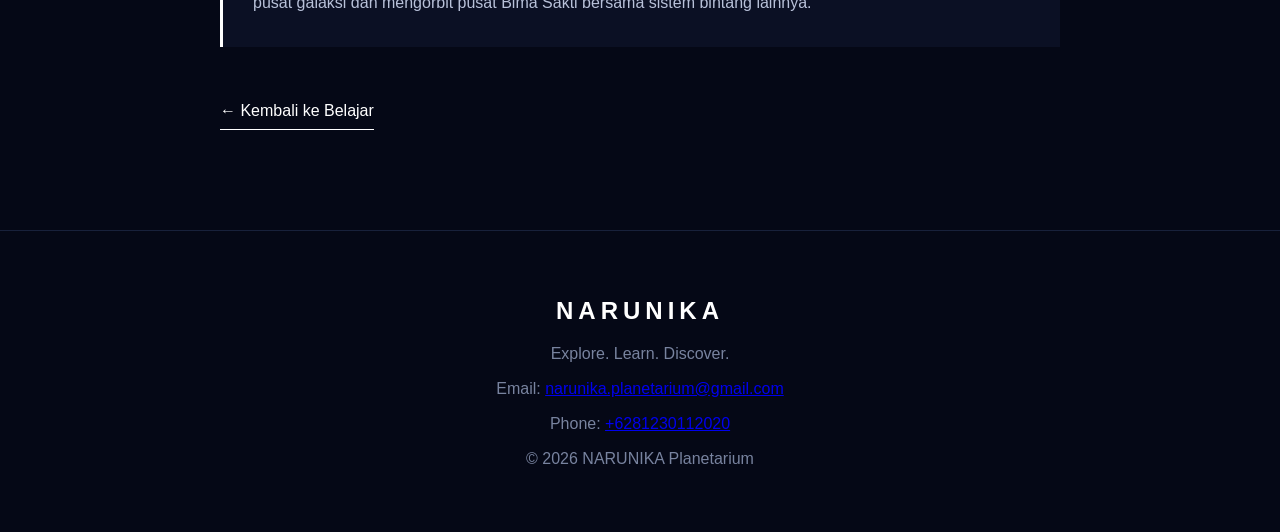
<file: galaksi.html>
<!DOCTYPE html>
<html lang="en">

<head>

    <meta charset="UTF-8">

    <meta name="viewport"
          content="width=device-width, initial-scale=1.0">

    <title>NARUNIKA | Galaksi</title>

    <link rel="stylesheet"
          href="css/style.css">

</head>


<body>

<nav>

    <div class="logo">
        NARUNIKA
    </div>

    <div class="nav-links">

        <a href="home.html">Home</a>
        <a href="about.html">About</a>
        <a href="galeri.html">Panorama</a>
        <a href="belajar.html">Aksara Bintang</a>
        <a href="ticketing.html">Ticketing</a>

    </div>

</nav>


<article class="article">

    <p class="small-title">
        ASTRONOMY 101
    </p>

    <h1>
        Galaksi
    </h1>

    <img src="images/galaksi.jpg"
         alt="Galaksi"
         class="article-image">


    <h2>
        Apa Itu Galaksi?
    </h2>

    <p>
        Galaksi adalah kumpulan besar bintang,
        gas, debu, dan materi lain yang terikat
        bersama oleh gravitasi. Di dalam sebuah
        galaksi terdapat berbagai macam objek
        astronomi, termasuk bintang, planet,
        nebula, dan objek lainnya.
    </p>

    <p>
        Ukuran galaksi sangat beragam. Ada galaksi
        yang memiliki jumlah bintang yang relatif
        sedikit, tetapi ada juga galaksi yang
        memiliki miliaran bahkan lebih banyak
        bintang. Jarak antara satu galaksi dengan
        galaksi lainnya juga dapat mencapai
        jutaan tahun cahaya.
    </p>

    <p>
        Galaksi bukan hanya kumpulan bintang yang
        berada di satu tempat. Gravitasi berperan
        penting dalam menjaga berbagai objek
        tersebut tetap menjadi bagian dari sistem
        galaksi.
    </p>


    <h2>
        Jenis-Jenis Galaksi
    </h2>

    <p>
        Galaksi memiliki berbagai bentuk dan
        karakteristik. Berdasarkan bentuknya,
        galaksi umumnya dapat dikelompokkan
        menjadi galaksi spiral, galaksi elips,
        dan galaksi tidak beraturan.
    </p>


    <h3>
        Galaksi Spiral
    </h3>

    <img src="images/spiral-galaxy.jpg"
         alt="Galaksi Spiral"
         class="article-image">

    <p>
        Galaksi spiral memiliki bentuk seperti
        piringan dengan lengan-lengan spiral
        yang mengelilingi bagian pusatnya.
        Lengan spiral tersebut dapat menjadi
        tempat terbentuknya banyak bintang baru.
    </p>

    <p>
        Galaksi Bima Sakti yang menjadi tempat
        Tata Surya kita berada termasuk ke dalam
        kelompok galaksi spiral. Selain Bima Sakti,
        terdapat banyak galaksi spiral lain yang
        dapat diamati di alam semesta.
    </p>


    <h3>
        Galaksi Elips
    </h3>

    <img src="images/elliptical-galaxy.jpg"
         alt="Galaksi Elips"
         class="article-image">

    <p>
        Galaksi elips memiliki bentuk yang lebih
        bulat atau lonjong dan tidak memiliki
        lengan spiral seperti galaksi spiral.
        Bentuknya dapat bervariasi dari hampir
        bulat hingga sangat lonjong.
    </p>

    <p>
        Galaksi elips umumnya didominasi oleh
        bintang-bintang yang lebih tua dan
        memiliki lebih sedikit gas serta debu
        dibandingkan banyak galaksi spiral.
        Karena itu, pembentukan bintang baru
        biasanya lebih rendah.
    </p>


    <h3>
        Galaksi Tidak Beraturan
    </h3>

    <img src="images/irregular-galaxy.jpg"
         alt="Galaksi Tidak Beraturan"
         class="article-image">

    <p>
        Galaksi tidak beraturan atau irregular
        galaxy tidak memiliki bentuk yang jelas
        seperti galaksi spiral maupun galaksi
        elips.
    </p>

    <p>
        Bentuk yang tidak beraturan dapat
        dipengaruhi oleh interaksi gravitasi
        dengan galaksi lain. Interaksi tersebut
        dapat mengubah struktur sebuah galaksi
        dan menghasilkan bentuk yang tidak
        teratur.
    </p>


    <h2>
        Bima Sakti
    </h2>

    <img src="images/milky-way.jpg"
         alt="Galaksi Bima Sakti"
         class="article-image">

    <p>
        Tata Surya kita berada di dalam Galaksi
        Bima Sakti atau Milky Way. Bima Sakti
        merupakan galaksi spiral yang memiliki
        jumlah bintang yang sangat banyak.
    </p>

    <p>
        Matahari bukan berada di pusat Bima Sakti.
        Tata Surya kita berada di salah satu bagian
        lengan spiral galaksi, cukup jauh dari
        pusat galaksi.
    </p>

    <p>
        Ketika melihat langit malam yang sangat
        gelap, bagian Bima Sakti dapat terlihat
        seperti pita cahaya yang membentang di
        langit. Cahaya tersebut berasal dari
        banyak bintang yang berada di dalam
        galaksi kita.
    </p>


    <h2>
        Galaksi dan Tata Surya
    </h2>

    <p>
        Galaksi dan Tata Surya merupakan dua hal
        yang berbeda. Tata Surya adalah sistem
        yang terdiri dari Matahari dan berbagai
        objek yang mengorbitnya, seperti planet,
        asteroid, dan komet.
    </p>

    <p>
        Sementara itu, galaksi memiliki skala yang
        jauh lebih besar. Tata Surya hanyalah salah
        satu bagian kecil dari Galaksi Bima Sakti,
        sedangkan Bima Sakti sendiri hanyalah salah
        satu dari sangat banyak galaksi di alam
        semesta.
    </p>


    <h2>
        Bagaimana Galaksi Terbentuk?
    </h2>

    <p>
        Galaksi terbentuk melalui proses yang
        berlangsung dalam waktu yang sangat
        panjang. Gravitasi menyebabkan gas,
        debu, dan materi berkumpul sehingga
        membentuk struktur yang semakin besar.
    </p>

    <p>
        Seiring waktu, proses pembentukan dan
        perubahan galaksi terus berlangsung.
        Galaksi juga dapat berinteraksi dengan
        galaksi lain melalui gaya gravitasi.
        Dalam beberapa kasus, dua galaksi dapat
        mengalami penggabungan dan membentuk
        struktur galaksi yang baru.
    </p>


    <div class="fact-box">

        <h3>
            🌌 FUN FACT
        </h3>

        <p>
            Tata Surya kita bukan berada di pusat
            Galaksi Bima Sakti. Matahari berada
            sekitar 26.000 tahun cahaya dari pusat
            galaksi dan mengorbit pusat Bima Sakti
            bersama sistem bintang lainnya.
        </p>

    </div>


    <a href="belajar.html"
       class="back-button">

        ← Kembali ke Belajar

    </a>

</article>


<footer>
    <h2>NARUNIKA</h2>
    <p>Explore. Learn. Discover.</p>
    <p>Email: <a href="mailto:narunika.planetarium@gmail.com">narunika.planetarium@gmail.com</a></p>
    <p>Phone: <a href="tel:+6281230112020">+6281230112020</a></p>
    <p>© 2026 NARUNIKA Planetarium</p>
</footer>

</body>

</html>
</file>
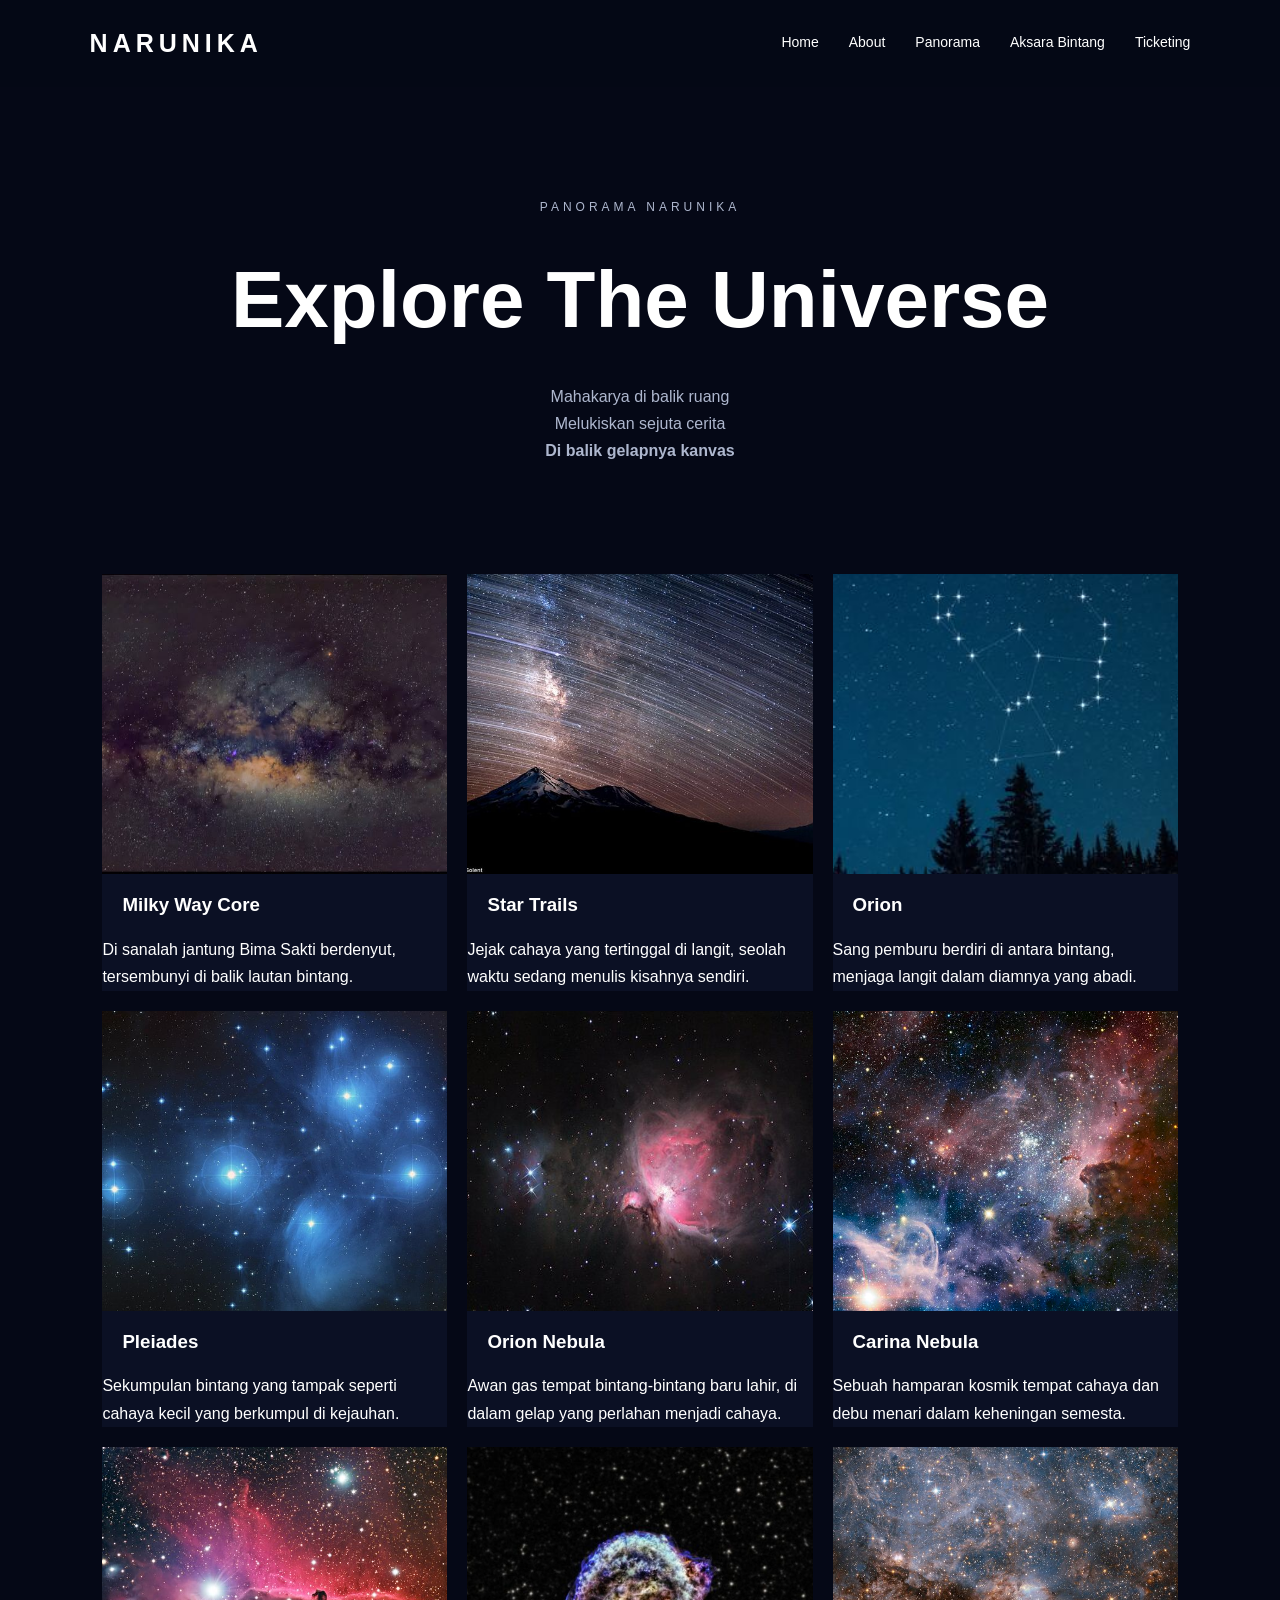
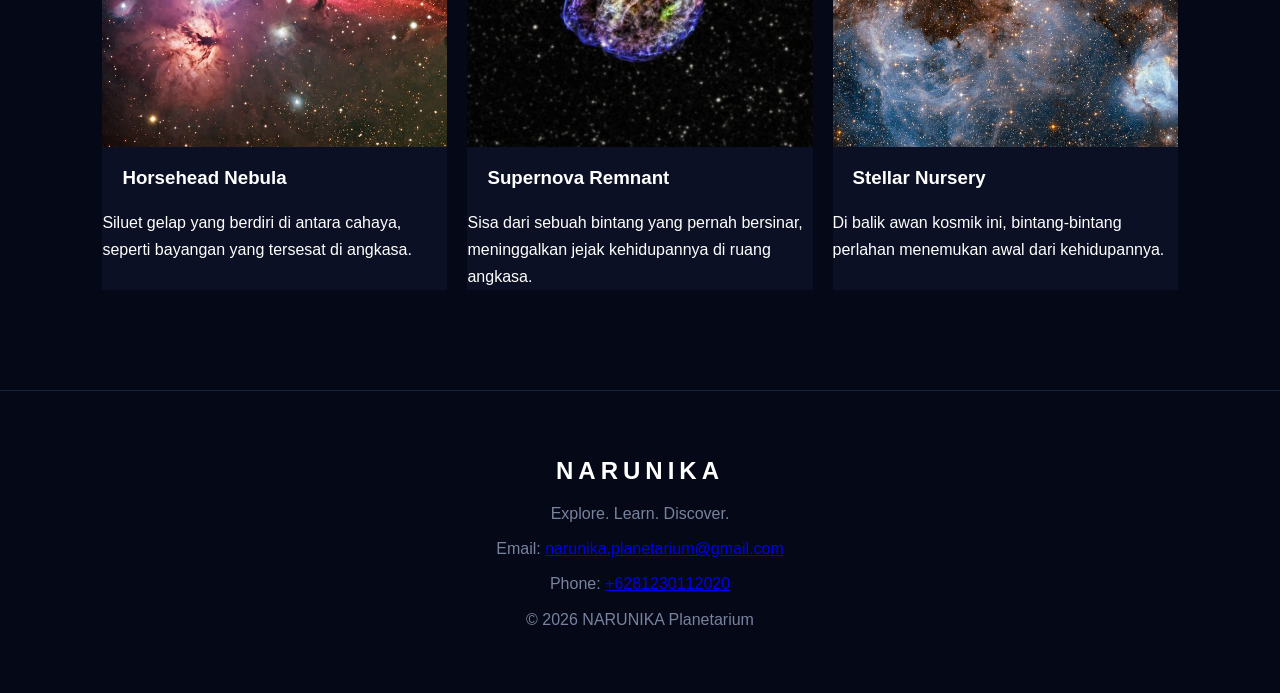
<file: galeri.html>
<!DOCTYPE html>
<html lang="en">

<head>

    <meta charset="UTF-8">

    <meta name="viewport"
          content="width=device-width, initial-scale=1.0">

    <title>NARUNIKA | Panorama</title>

    <link rel="stylesheet"
          href="css/style.css">

</head>


<body>

<nav>

    <div class="logo">
        NARUNIKA
    </div>

    <div class="nav-links">

        <a href="home.html">Home</a>
        <a href="about.html">About</a>
        <a href="galeri.html">Panorama</a>
        <a href="belajar.html">Aksara Bintang</a>
        <a href="ticketing.html">Ticketing</a>

    </div>

</nav>


<section class="page-header">

    <p class="small-title">
        Panorama NARUNIKA
    </p>

    <h1>
        Explore The Universe
    </h1>

    <p>
        Mahakarya di balik ruang <br>
        Melukiskan sejuta cerita <br>
        <b>Di balik gelapnya kanvas</b>
    </p>

</section>


<section class="gallery">


    <div class="gallery-item">

        <img src="images/milkyway-core.jpg"
             alt="Milky Way Core">

        <h3>
            Milky Way Core
        </h3>

        <p>
            Di sanalah jantung Bima Sakti berdenyut,
            tersembunyi di balik lautan bintang.
        </p>

    </div>


    <div class="gallery-item">

        <img src="images/star-trails.jpg"
             alt="Star Trails">

        <h3>
            Star Trails
        </h3>

        <p>
            Jejak cahaya yang tertinggal di langit,
            seolah waktu sedang menulis kisahnya sendiri.
        </p>

    </div>


    <div class="gallery-item">

        <img src="images/orion-constellation.jpg"
             alt="Orion Constellation">

        <h3>
            Orion
        </h3>

        <p>
            Sang pemburu berdiri di antara bintang,
            menjaga langit dalam diamnya yang abadi.
        </p>

    </div>


    <div class="gallery-item">

        <img src="images/pleiades.jpg"
             alt="Pleiades Star Cluster">

        <h3>
            Pleiades
        </h3>

        <p>
            Sekumpulan bintang yang tampak seperti
            cahaya kecil yang berkumpul di kejauhan.
        </p>

    </div>


    <div class="gallery-item">

        <img src="images/orion-nebula.jpg"
             alt="Orion Nebula">

        <h3>
            Orion Nebula
        </h3>

        <p>
            Awan gas tempat bintang-bintang baru lahir,
            di dalam gelap yang perlahan menjadi cahaya.
        </p>

    </div>


    <div class="gallery-item">

        <img src="images/carina-nebula.jpg"
             alt="Carina Nebula">

        <h3>
            Carina Nebula
        </h3>

        <p>
            Sebuah hamparan kosmik tempat cahaya
            dan debu menari dalam keheningan semesta.
        </p>

    </div>


    <div class="gallery-item">

        <img src="images/horsehead-nebula.jpg"
             alt="Horsehead Nebula">

        <h3>
            Horsehead Nebula
        </h3>

        <p>
            Siluet gelap yang berdiri di antara cahaya,
            seperti bayangan yang tersesat di angkasa.
        </p>

    </div>


    <div class="gallery-item">

        <img src="images/supernova-remnant.jpg"
             alt="Supernova Remnant">

        <h3>
            Supernova Remnant
        </h3>

        <p>
            Sisa dari sebuah bintang yang pernah bersinar,
            meninggalkan jejak kehidupannya di ruang angkasa.
        </p>

    </div>


    <div class="gallery-item">

        <img src="images/stellar-nursery.jpg"
             alt="Stellar Nursery">

        <h3>
            Stellar Nursery
        </h3>

        <p>
            Di balik awan kosmik ini, bintang-bintang
            perlahan menemukan awal dari kehidupannya.
        </p>

    </div>


</section>


<footer>
    <h2>NARUNIKA</h2>
    <p>Explore. Learn. Discover.</p>
    <p>Email: <a href="mailto:narunika.planetarium@gmail.com">narunika.planetarium@gmail.com</a></p>
    <p>Phone: <a href="tel:+6281230112020">+6281230112020</a></p>
    <p>© 2026 NARUNIKA Planetarium</p>
</footer>

</body>

</html>
</file>
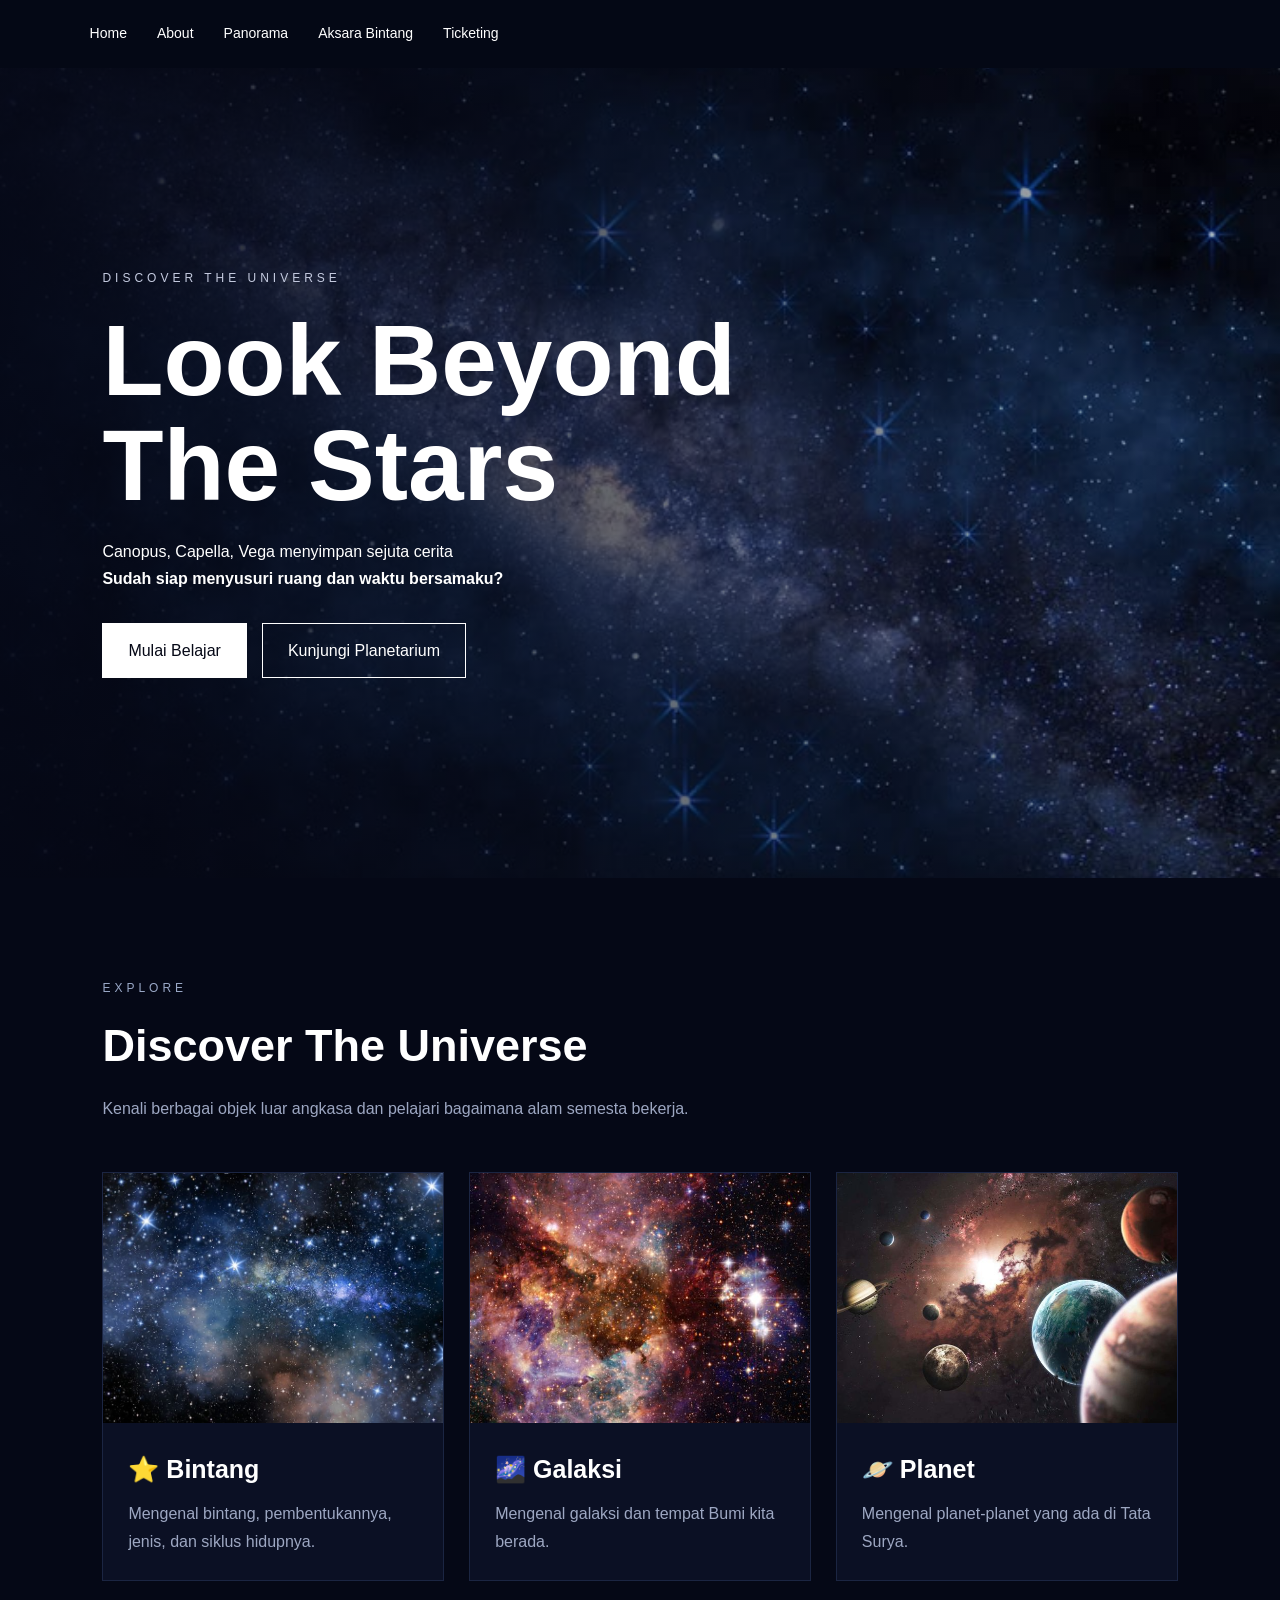
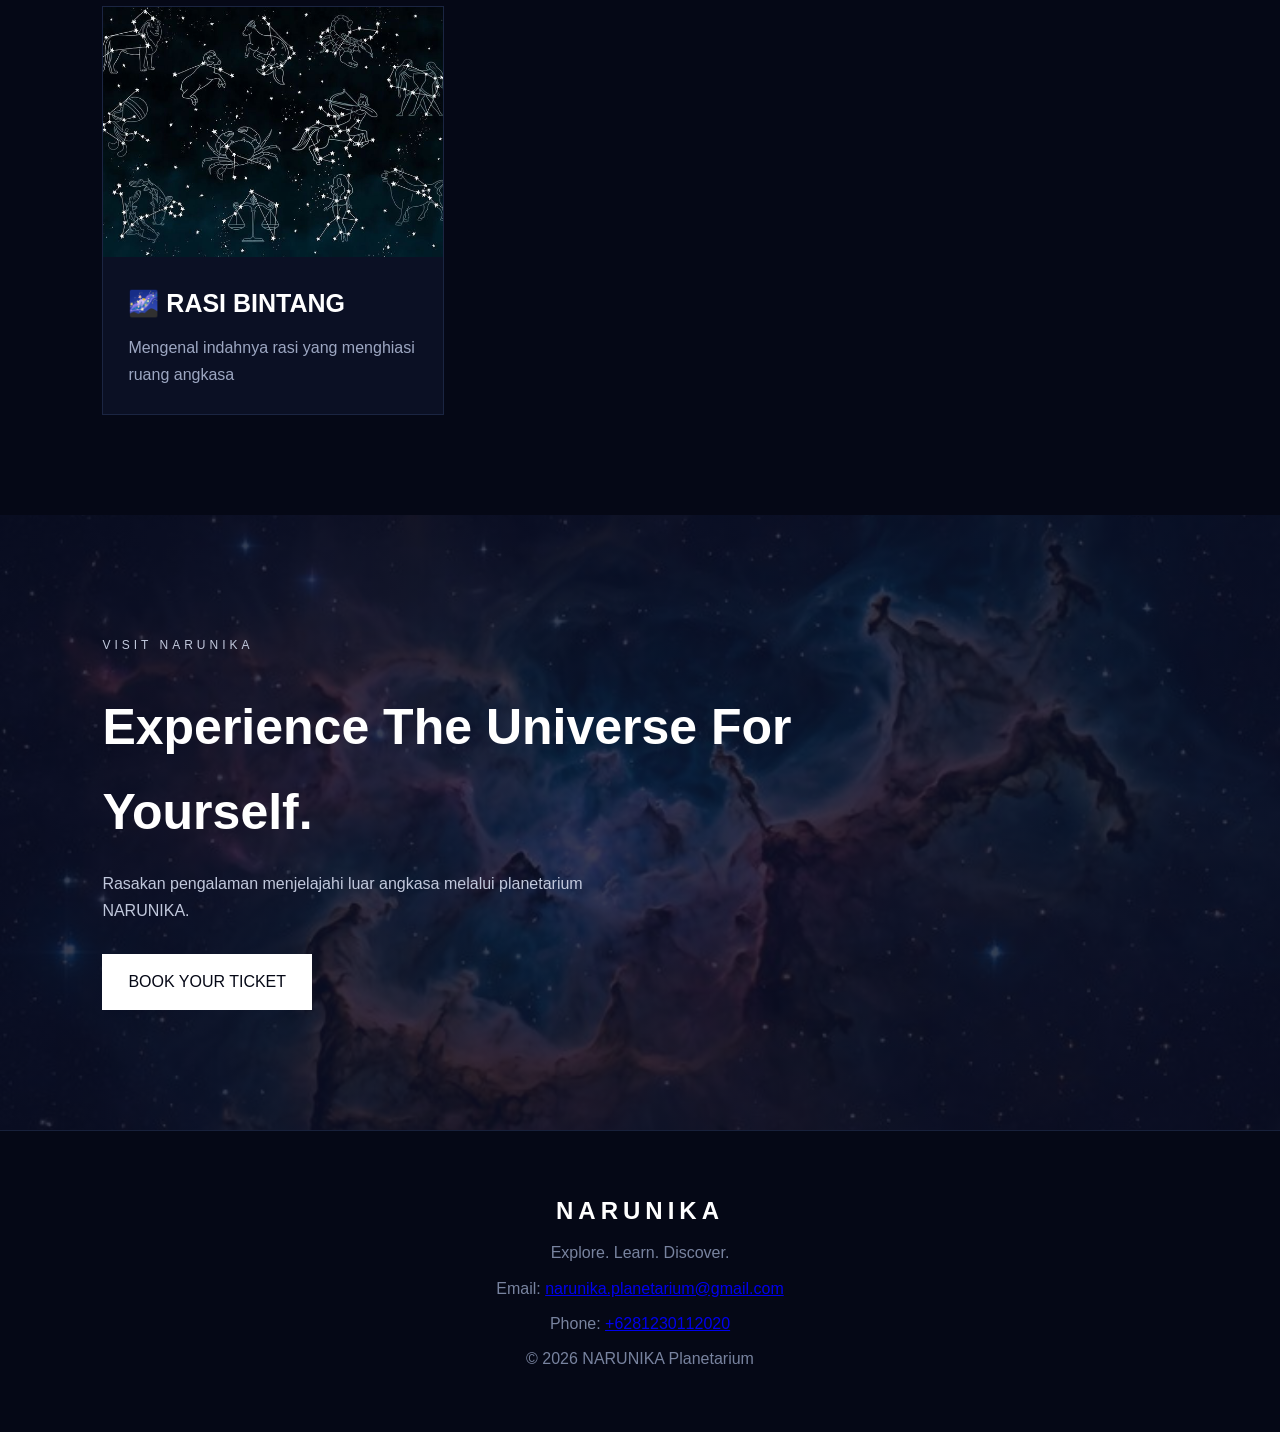
<file: home.html>
<!DOCTYPE html>
<html lang="en">
<head>
    <meta charset="UTF-8">
    <meta name="viewport" content="width=device-width, initial-scale=1.0">
    <title>NARUNIKA | Home </title>
    <link rel="stylesheet" href="css/style.css">
</head>
<body>

<!-- Navbar -->
 <nav>
    <div class="nav-links">
        <a href="home.html">Home</a>
        <a href="about.html">About</a>
        <a href="galeri.html">Panorama</a>
        <a href="belajar.html">Aksara Bintang</a>
        <a href="ticketing.html">Ticketing</a>
    </div>
 </nav>

 <!-- Hero -->
  <header class="hero">
    <div class="hero-content">
        <p class="small-title">
            DISCOVER THE UNIVERSE
        </p>
        <h1>
            Look Beyond<br>
            The Stars
        </h1>
        Canopus, Capella, Vega menyimpan sejuta cerita <br>
        <b>Sudah siap menyusuri ruang dan waktu bersamaku?</b>

        <div class="hero-buttons">
            <a href="belajar.html" class="button">Mulai Belajar</a>

            <a href="ticketing.html" class="button outline">Kunjungi Planetarium</a>
        </div>
    </div>
  </header>

  <!-- DISCOVER -->

<section class="section">

    <p class="small-title">
        EXPLORE</p>

    <h2>Discover The Universe</h2>

    <p class="section-intro">

        Kenali berbagai objek luar angkasa
        dan pelajari bagaimana alam semesta bekerja.

    </p>


    <div class="cards">


        <!-- BINTANG -->

        <a href="bintang.html"
           class="card">

            <img src="images/bintang.jpg"
                 alt="Bintang">

            <div class="card-content">

                <h3>
                    ⭐ Bintang
                </h3>

                <p>
                    Mengenal bintang,
                    pembentukannya,
                    jenis, dan siklus hidupnya.
                </p>

            </div>

        </a>


        <!-- GALAKSI -->

        <a href="galaksi.html"
           class="card">

            <img src="images/galaksi.jpg"
                 alt="Galaksi">

            <div class="card-content">

                <h3>
                    🌌 Galaksi
                </h3>

                <p>
                    Mengenal galaksi dan
                    tempat Bumi kita berada.
                </p>

            </div>

        </a>


        <!-- PLANET -->

        <a href="planet.html"
           class="card">

            <img src="images/planet.jpg"
                 alt="Planet">

            <div class="card-content">

                <h3>
                    🪐 Planet
                </h3>

                <p>
                    Mengenal planet-planet
                    yang ada di Tata Surya.
                </p>
            </div>
        </a>

        <!-- RASI -->

        <a href="rasi.html"
           class="card">

            <img src="images/rasi.jpg"
                 alt="Galaksi">

            <div class="card-content">

                <h3>
                    🌌 RASI BINTANG
                </h3>

                <p>
                    Mengenal indahnya rasi yang menghiasi ruang angkasa
                </p>

            </div>

        </a>
    </div>
</section>


<!-- CTA -->

<section class="cta">

    <p class="small-title">
        VISIT NARUNIKA
    </p>

    <h2>
        Experience The Universe
        For Yourself.
    </h2>

    <p>
        Rasakan pengalaman menjelajahi
        luar angkasa melalui planetarium NARUNIKA.
    </p>

    <a href="ticketing.html"
       class="button">

        BOOK YOUR TICKET

    </a>
</section>


<!-- FOOTER -->

<footer>
    <h2>NARUNIKA</h2>
    <p>Explore. Learn. Discover.</p>
    <p>Email: <a href="mailto:narunika.planetarium@gmail.com">narunika.planetarium@gmail.com</a></p>
    <p>Phone: <a href="tel:+6281230112020">+6281230112020</a></p>
    <p>© 2026 NARUNIKA Planetarium</p>
</footer>
</body>
</html>
</body>
</html>
</file>
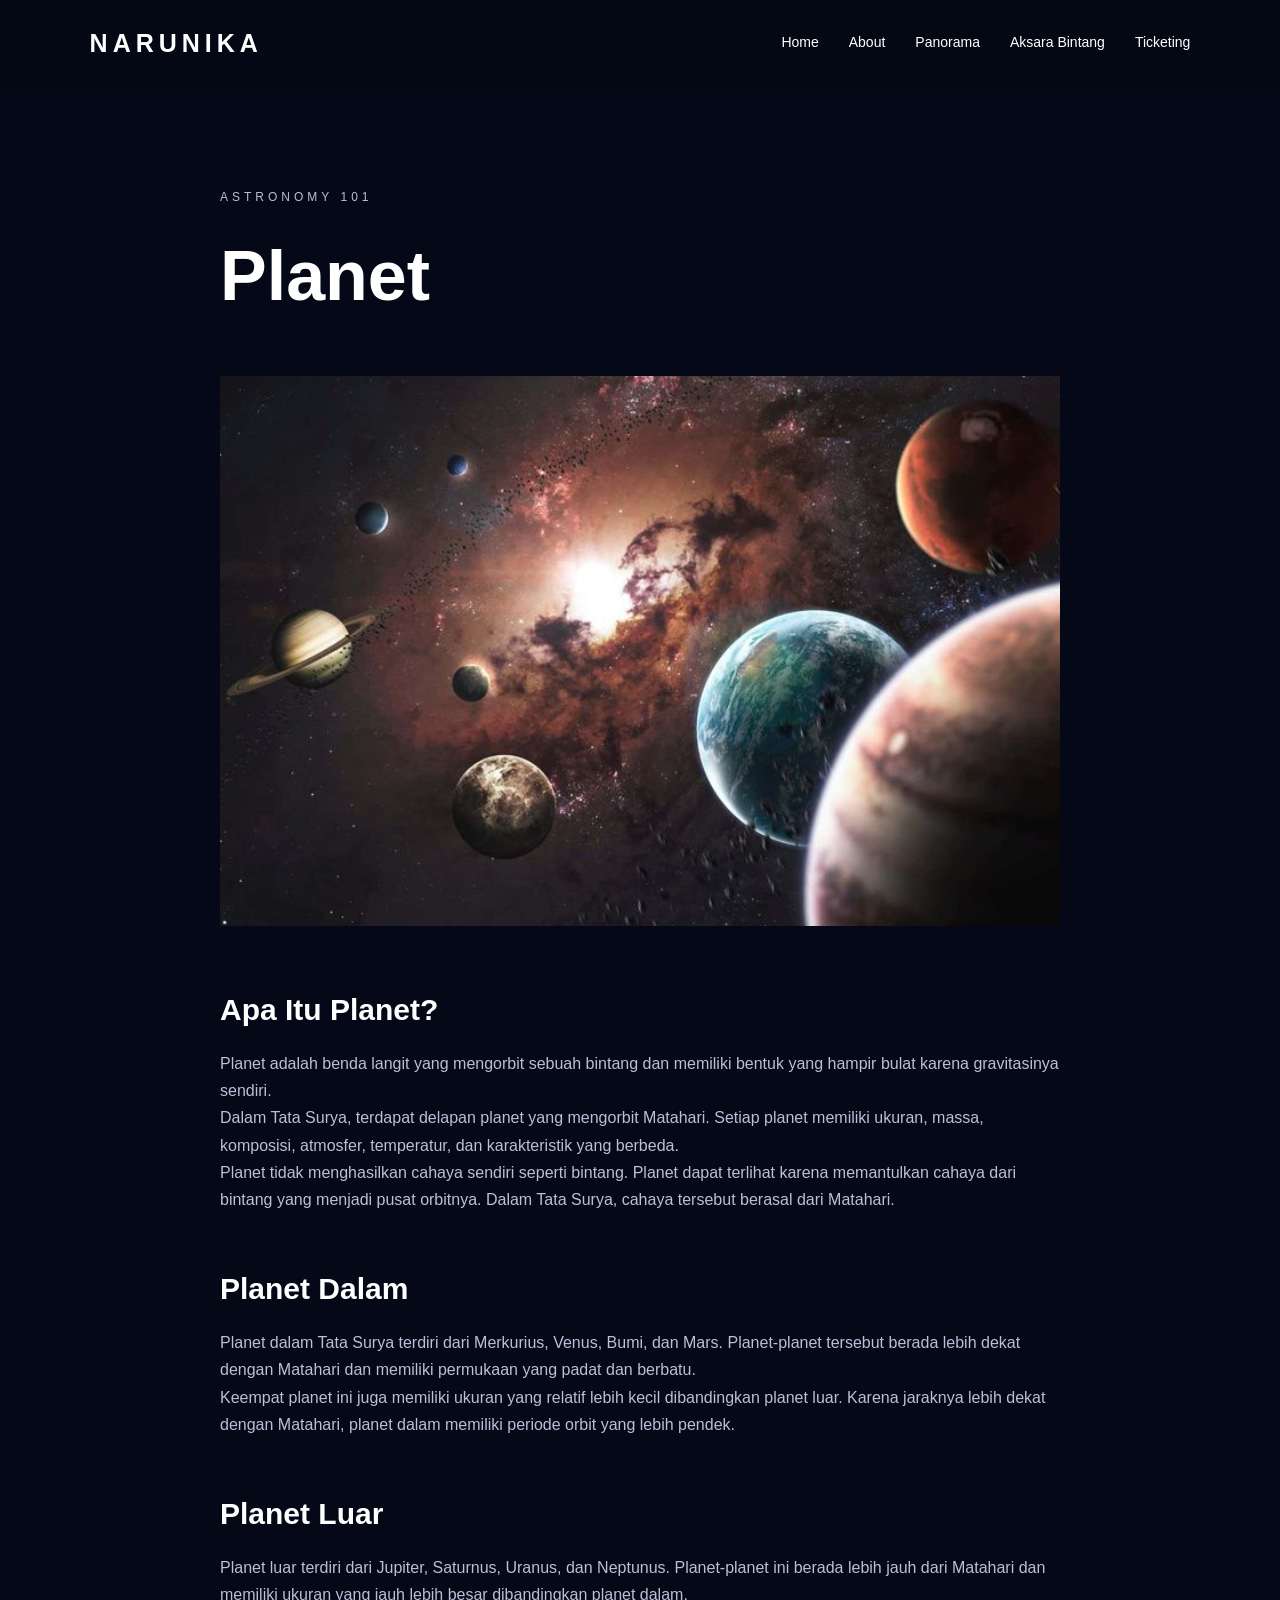
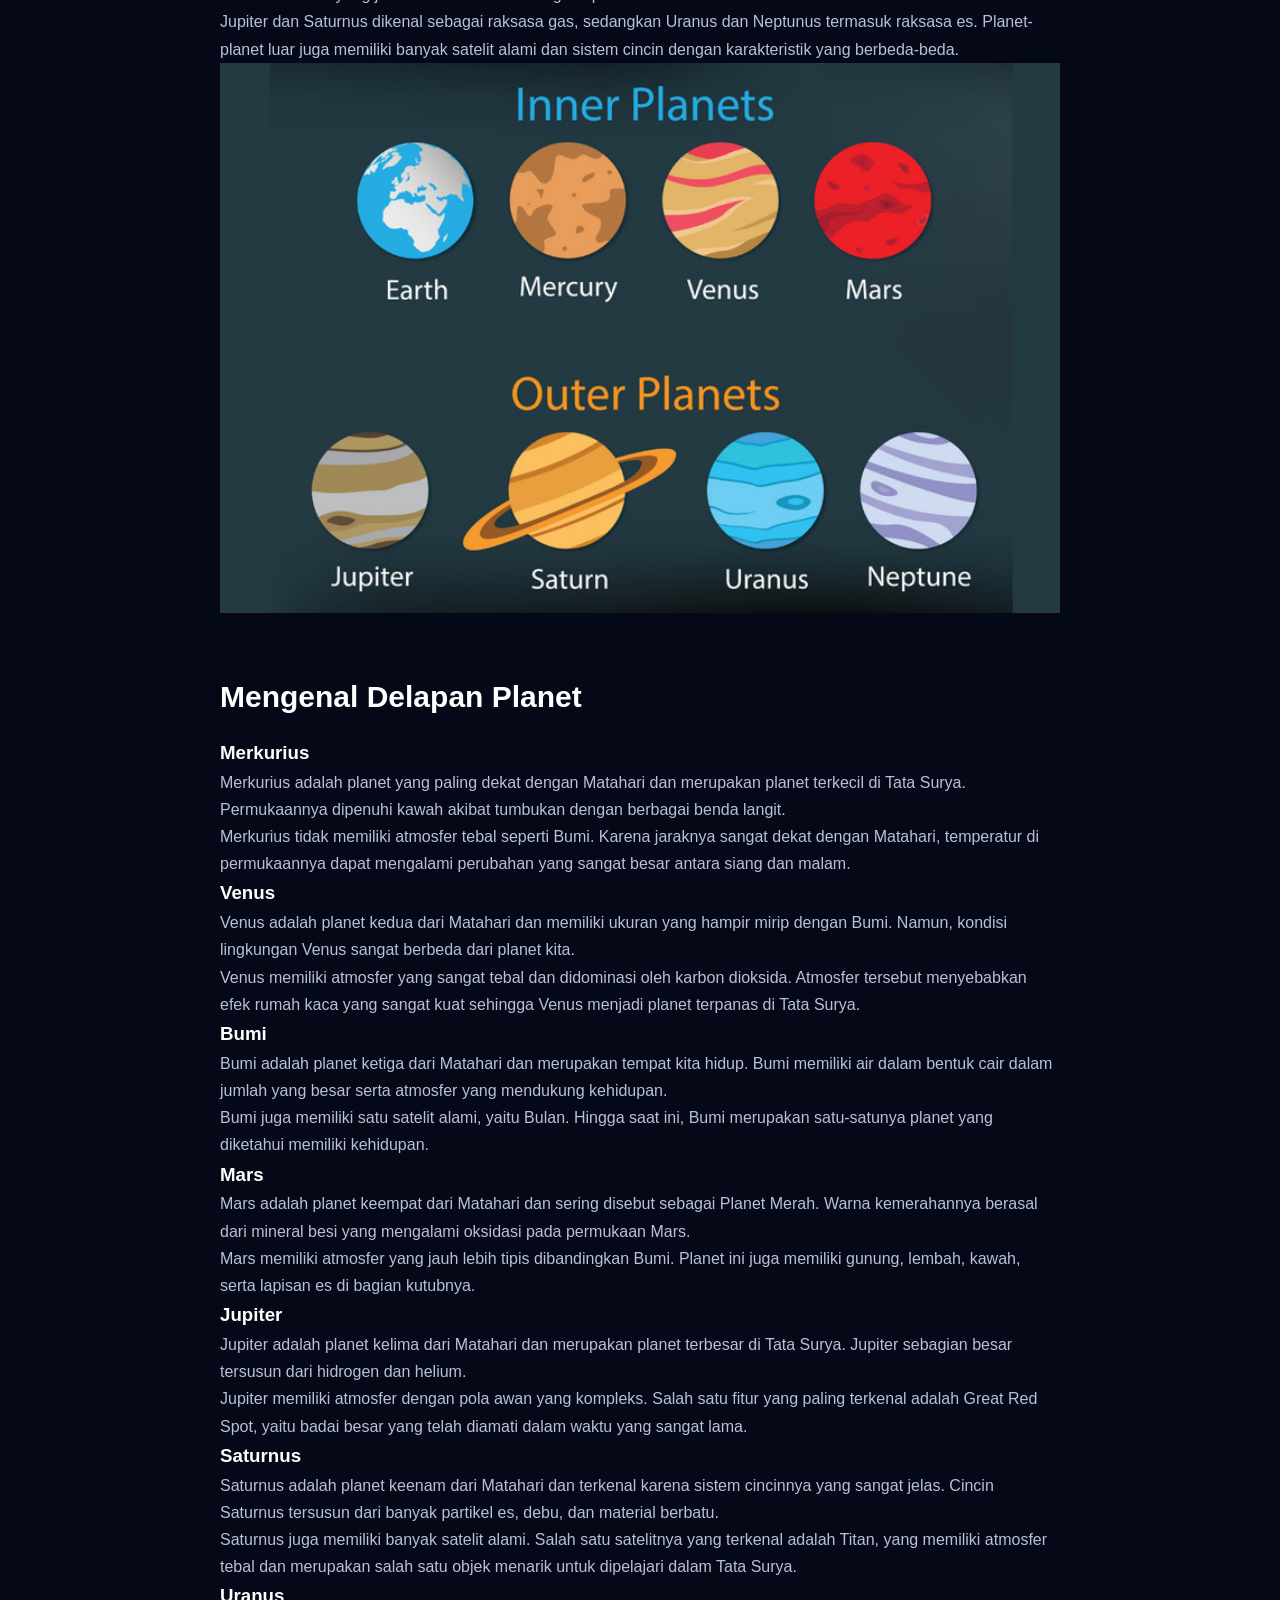
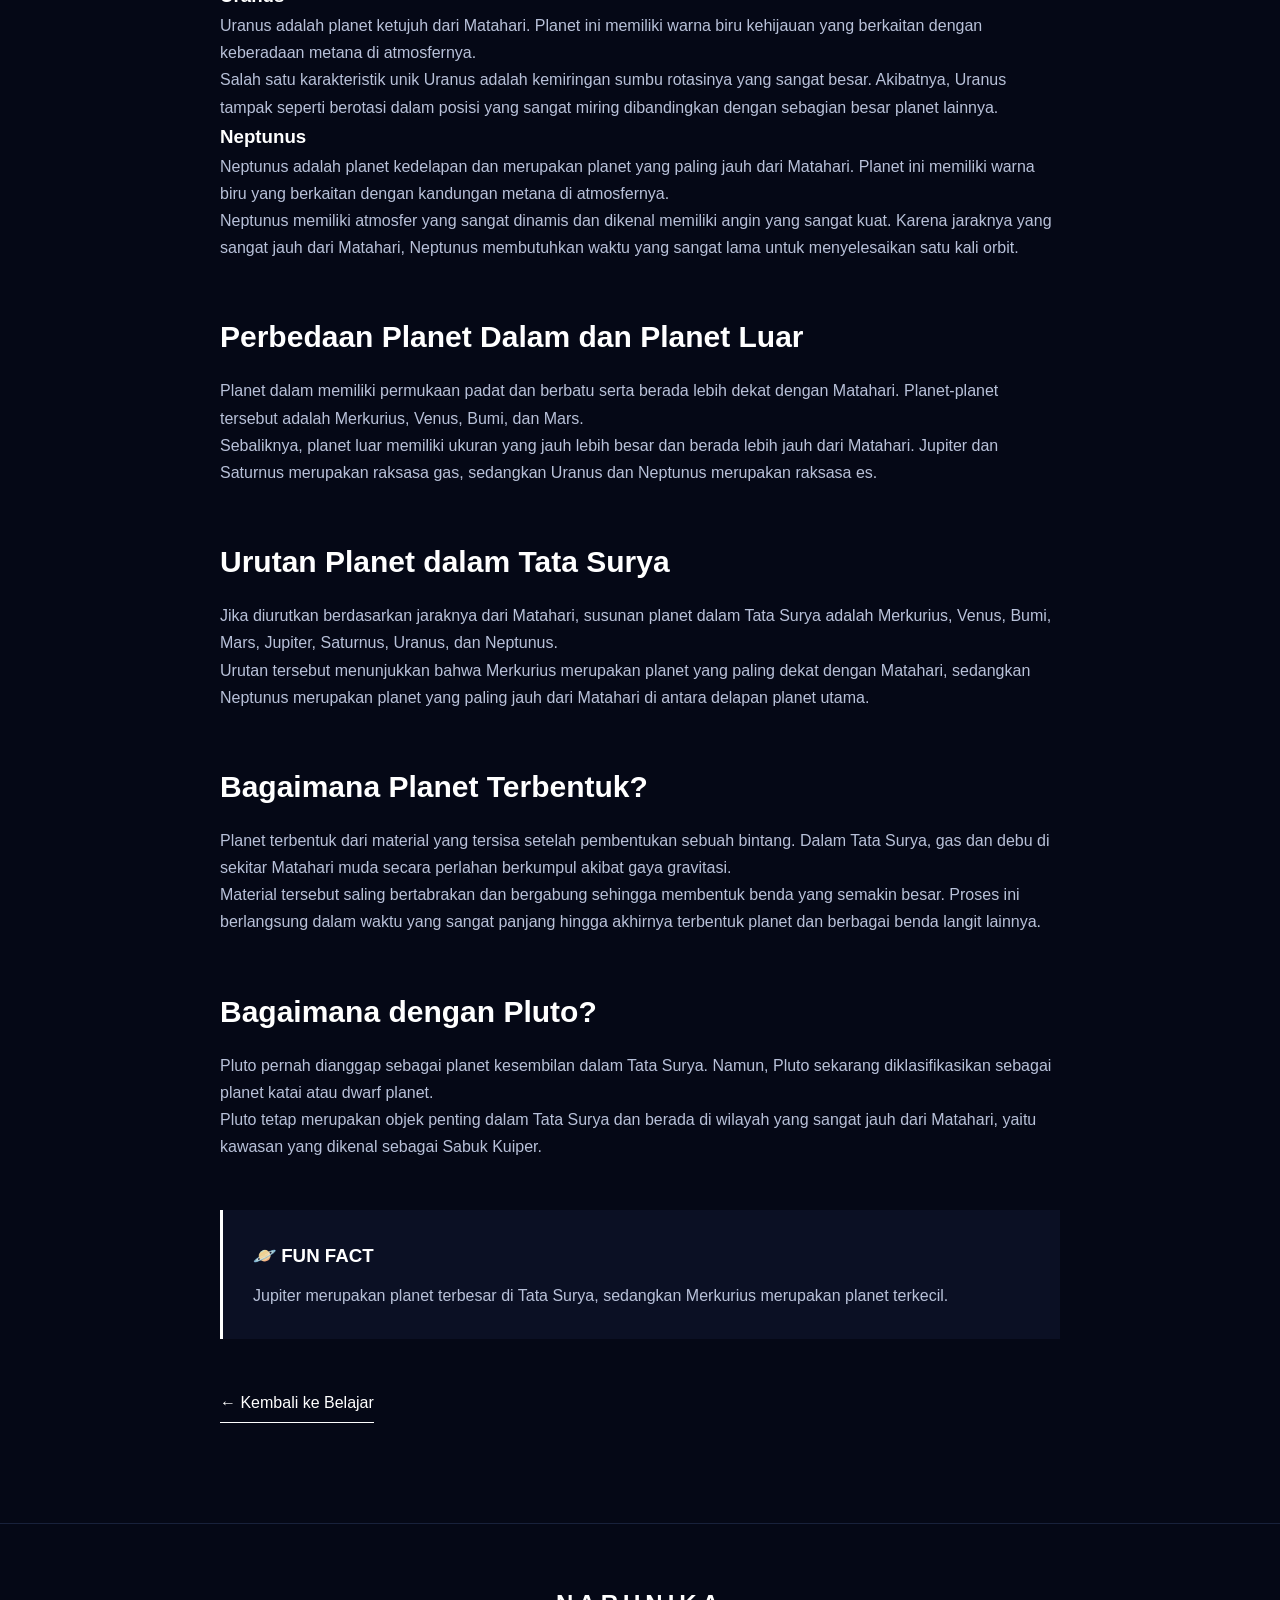
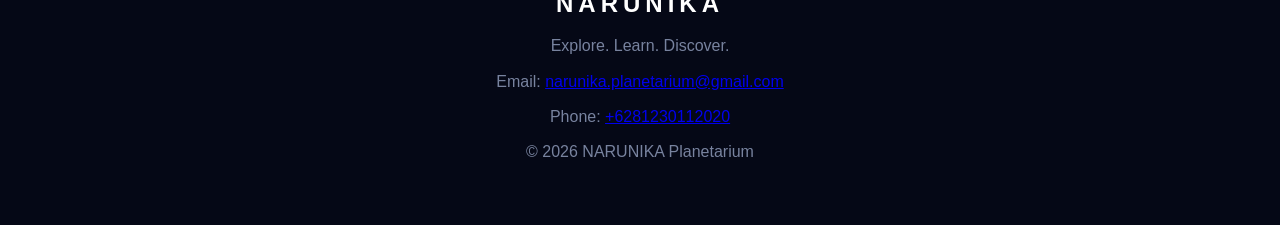
<file: planet.html>
<!DOCTYPE html>
<html lang="en">

<head>

    <meta charset="UTF-8">

    <meta name="viewport"
          content="width=device-width, initial-scale=1.0">

    <title>NARUNIKA | Planet</title>

    <link rel="stylesheet"
          href="css/style.css">

</head>


<body>

<nav>

    <div class="logo">
        NARUNIKA
    </div>

    <div class="nav-links">

        <a href="home.html">Home</a>
        <a href="about.html">About</a>
        <a href="galeri.html">Panorama</a>
        <a href="belajar.html">Aksara Bintang</a>
        <a href="ticketing.html">Ticketing</a>

    </div>

</nav>


<article class="article">

    <p class="small-title">
        ASTRONOMY 101
    </p>

    <h1>
        Planet
    </h1>

    <img src="images/planet.jpg"
         alt="Planet"
         class="article-image">


    <h2>
        Apa Itu Planet?
    </h2>

    <p>
        Planet adalah benda langit yang mengorbit
        sebuah bintang dan memiliki bentuk yang
        hampir bulat karena gravitasinya sendiri.
    </p>

    <p>
        Dalam Tata Surya, terdapat delapan planet
        yang mengorbit Matahari. Setiap planet
        memiliki ukuran, massa, komposisi, atmosfer,
        temperatur, dan karakteristik yang berbeda.
    </p>

    <p>
        Planet tidak menghasilkan cahaya sendiri
        seperti bintang. Planet dapat terlihat
        karena memantulkan cahaya dari bintang
        yang menjadi pusat orbitnya. Dalam Tata
        Surya, cahaya tersebut berasal dari Matahari.
    </p>


    <h2>
        Planet Dalam
    </h2>

    <p>
        Planet dalam Tata Surya terdiri dari
        Merkurius, Venus, Bumi, dan Mars.
        Planet-planet tersebut berada lebih dekat
        dengan Matahari dan memiliki permukaan
        yang padat dan berbatu.
    </p>

    <p>
        Keempat planet ini juga memiliki ukuran
        yang relatif lebih kecil dibandingkan
        planet luar. Karena jaraknya lebih dekat
        dengan Matahari, planet dalam memiliki
        periode orbit yang lebih pendek.
    </p>


    <h2>
        Planet Luar
    </h2>

    <p>
        Planet luar terdiri dari Jupiter, Saturnus,
        Uranus, dan Neptunus. Planet-planet ini
        berada lebih jauh dari Matahari dan memiliki
        ukuran yang jauh lebih besar dibandingkan
        planet dalam.
    </p>

    <p>
        Jupiter dan Saturnus dikenal sebagai
        raksasa gas, sedangkan Uranus dan Neptunus
        termasuk raksasa es. Planet-planet luar
        juga memiliki banyak satelit alami dan
        sistem cincin dengan karakteristik yang
        berbeda-beda.
    </p>

    <img src="images/planet-types.jpg"
         alt="Planet Dalam dan Planet Luar"
         class="article-image">


    <h2>
        Mengenal Delapan Planet
    </h2>


    <h3>
        Merkurius
    </h3>

    <p>
        Merkurius adalah planet yang paling dekat
        dengan Matahari dan merupakan planet
        terkecil di Tata Surya. Permukaannya
        dipenuhi kawah akibat tumbukan dengan
        berbagai benda langit.
    </p>

    <p>
        Merkurius tidak memiliki atmosfer tebal
        seperti Bumi. Karena jaraknya sangat dekat
        dengan Matahari, temperatur di permukaannya
        dapat mengalami perubahan yang sangat besar
        antara siang dan malam.
    </p>


    <h3>
        Venus
    </h3>

    <p>
        Venus adalah planet kedua dari Matahari
        dan memiliki ukuran yang hampir mirip
        dengan Bumi. Namun, kondisi lingkungan
        Venus sangat berbeda dari planet kita.
    </p>

    <p>
        Venus memiliki atmosfer yang sangat tebal
        dan didominasi oleh karbon dioksida.
        Atmosfer tersebut menyebabkan efek rumah
        kaca yang sangat kuat sehingga Venus
        menjadi planet terpanas di Tata Surya.
    </p>


    <h3>
        Bumi
    </h3>

    <p>
        Bumi adalah planet ketiga dari Matahari
        dan merupakan tempat kita hidup. Bumi
        memiliki air dalam bentuk cair dalam
        jumlah yang besar serta atmosfer yang
        mendukung kehidupan.
    </p>

    <p>
        Bumi juga memiliki satu satelit alami,
        yaitu Bulan. Hingga saat ini, Bumi
        merupakan satu-satunya planet yang
        diketahui memiliki kehidupan.
    </p>


    <h3>
    Mars
</h3>

<p>
    Mars adalah planet keempat dari Matahari
    dan sering disebut sebagai Planet Merah.
    Warna kemerahannya berasal dari mineral
    besi yang mengalami oksidasi pada
    permukaan Mars.
</p>

<p>
    Mars memiliki atmosfer yang jauh lebih
    tipis dibandingkan Bumi. Planet ini juga
    memiliki gunung, lembah, kawah, serta
    lapisan es di bagian kutubnya.
</p>


<h3>
    Jupiter
</h3>

<p>
    Jupiter adalah planet kelima dari Matahari
    dan merupakan planet terbesar di Tata Surya.
    Jupiter sebagian besar tersusun dari
    hidrogen dan helium.
</p>

<p>
    Jupiter memiliki atmosfer dengan pola awan
    yang kompleks. Salah satu fitur yang paling
    terkenal adalah Great Red Spot, yaitu
    badai besar yang telah diamati dalam waktu
    yang sangat lama.
</p>


<h3>
    Saturnus
</h3>

<p>
    Saturnus adalah planet keenam dari Matahari
    dan terkenal karena sistem cincinnya yang
    sangat jelas. Cincin Saturnus tersusun
    dari banyak partikel es, debu, dan material
    berbatu.
</p>

<p>
    Saturnus juga memiliki banyak satelit
    alami. Salah satu satelitnya yang terkenal
    adalah Titan, yang memiliki atmosfer tebal
    dan merupakan salah satu objek menarik
    untuk dipelajari dalam Tata Surya.
</p>


<h3>
    Uranus
</h3>

<p>
    Uranus adalah planet ketujuh dari Matahari.
    Planet ini memiliki warna biru kehijauan
    yang berkaitan dengan keberadaan metana
    di atmosfernya.
</p>

<p>
    Salah satu karakteristik unik Uranus adalah
    kemiringan sumbu rotasinya yang sangat
    besar. Akibatnya, Uranus tampak seperti
    berotasi dalam posisi yang sangat miring
    dibandingkan dengan sebagian besar planet
    lainnya.
</p>


<h3>
    Neptunus
</h3>

<p>
    Neptunus adalah planet kedelapan dan
    merupakan planet yang paling jauh dari
    Matahari. Planet ini memiliki warna biru
    yang berkaitan dengan kandungan metana
    di atmosfernya.
</p>

<p>
    Neptunus memiliki atmosfer yang sangat
    dinamis dan dikenal memiliki angin yang
    sangat kuat. Karena jaraknya yang sangat
    jauh dari Matahari, Neptunus membutuhkan
    waktu yang sangat lama untuk menyelesaikan
    satu kali orbit.
</p>


<h2>
    Perbedaan Planet Dalam dan Planet Luar
</h2>

<p>
    Planet dalam memiliki permukaan padat
    dan berbatu serta berada lebih dekat
    dengan Matahari. Planet-planet tersebut
    adalah Merkurius, Venus, Bumi, dan Mars.
</p>

<p>
    Sebaliknya, planet luar memiliki ukuran
    yang jauh lebih besar dan berada lebih
    jauh dari Matahari. Jupiter dan Saturnus
    merupakan raksasa gas, sedangkan Uranus
    dan Neptunus merupakan raksasa es.
</p>


<h2>
    Urutan Planet dalam Tata Surya
</h2>

<p>
    Jika diurutkan berdasarkan jaraknya dari
    Matahari, susunan planet dalam Tata Surya
    adalah Merkurius, Venus, Bumi, Mars,
    Jupiter, Saturnus, Uranus, dan Neptunus.
</p>

<p>
    Urutan tersebut menunjukkan bahwa
    Merkurius merupakan planet yang paling
    dekat dengan Matahari, sedangkan Neptunus
    merupakan planet yang paling jauh dari
    Matahari di antara delapan planet utama.
</p>


<h2>
    Bagaimana Planet Terbentuk?
</h2>

<p>
    Planet terbentuk dari material yang tersisa
    setelah pembentukan sebuah bintang.
    Dalam Tata Surya, gas dan debu di sekitar
    Matahari muda secara perlahan berkumpul
    akibat gaya gravitasi.
</p>

<p>
    Material tersebut saling bertabrakan dan
    bergabung sehingga membentuk benda yang
    semakin besar. Proses ini berlangsung
    dalam waktu yang sangat panjang hingga
    akhirnya terbentuk planet dan berbagai
    benda langit lainnya.
</p>


<h2>
    Bagaimana dengan Pluto?
</h2>

<p>
    Pluto pernah dianggap sebagai planet
    kesembilan dalam Tata Surya. Namun, Pluto
    sekarang diklasifikasikan sebagai planet
    katai atau dwarf planet.
</p>

<p>
    Pluto tetap merupakan objek penting dalam
    Tata Surya dan berada di wilayah yang
    sangat jauh dari Matahari, yaitu kawasan
    yang dikenal sebagai Sabuk Kuiper.
</p>


<div class="fact-box">

    <h3>
        🪐 FUN FACT
    </h3>

    <p>
        Jupiter merupakan planet terbesar
        di Tata Surya, sedangkan Merkurius
        merupakan planet terkecil.
    </p>

</div>


<a href="belajar.html"
   class="back-button">

    ← Kembali ke Belajar

</a>

</article>


<footer>
    <h2>NARUNIKA</h2>
    <p>Explore. Learn. Discover.</p>
    <p>Email: <a href="mailto:narunika.planetarium@gmail.com">narunika.planetarium@gmail.com</a></p>
    <p>Phone: <a href="tel:+6281230112020">+6281230112020</a></p>
    <p>© 2026 NARUNIKA Planetarium</p>
</footer>
</body>
</html>
</file>
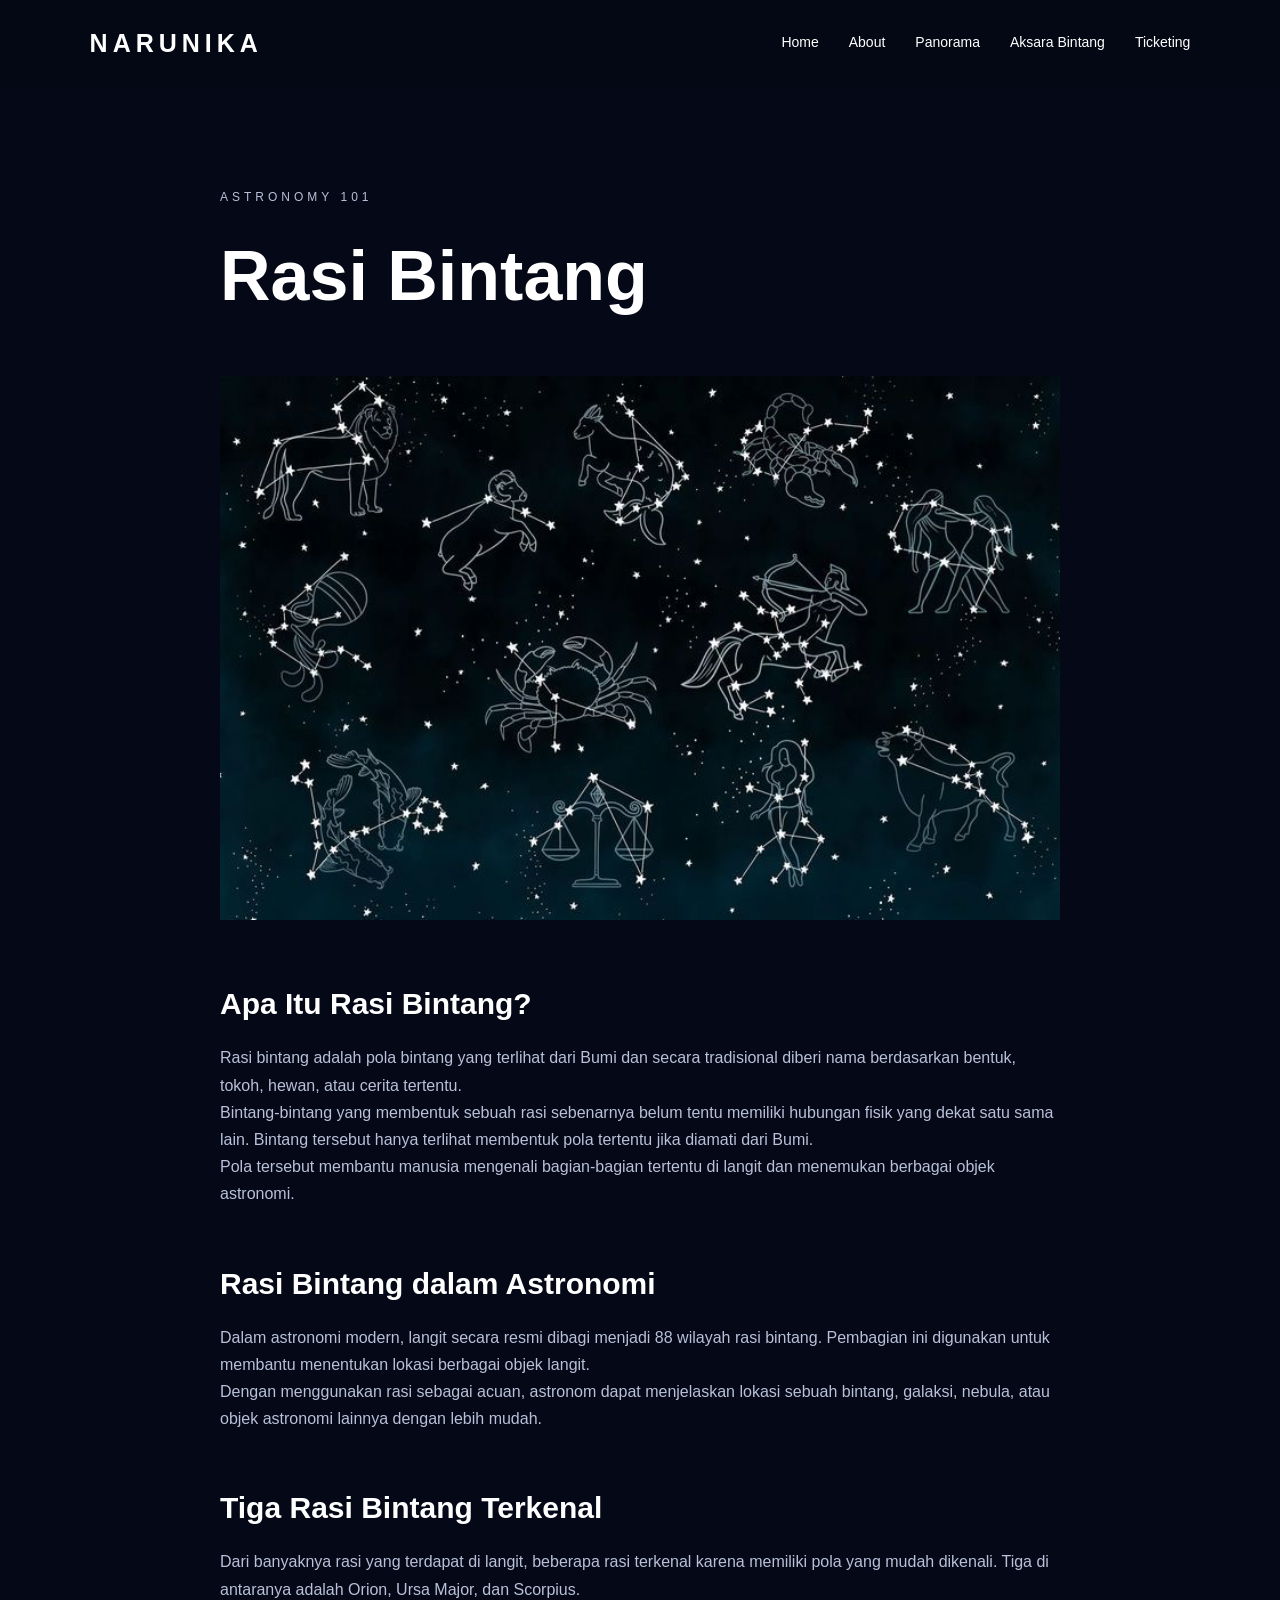
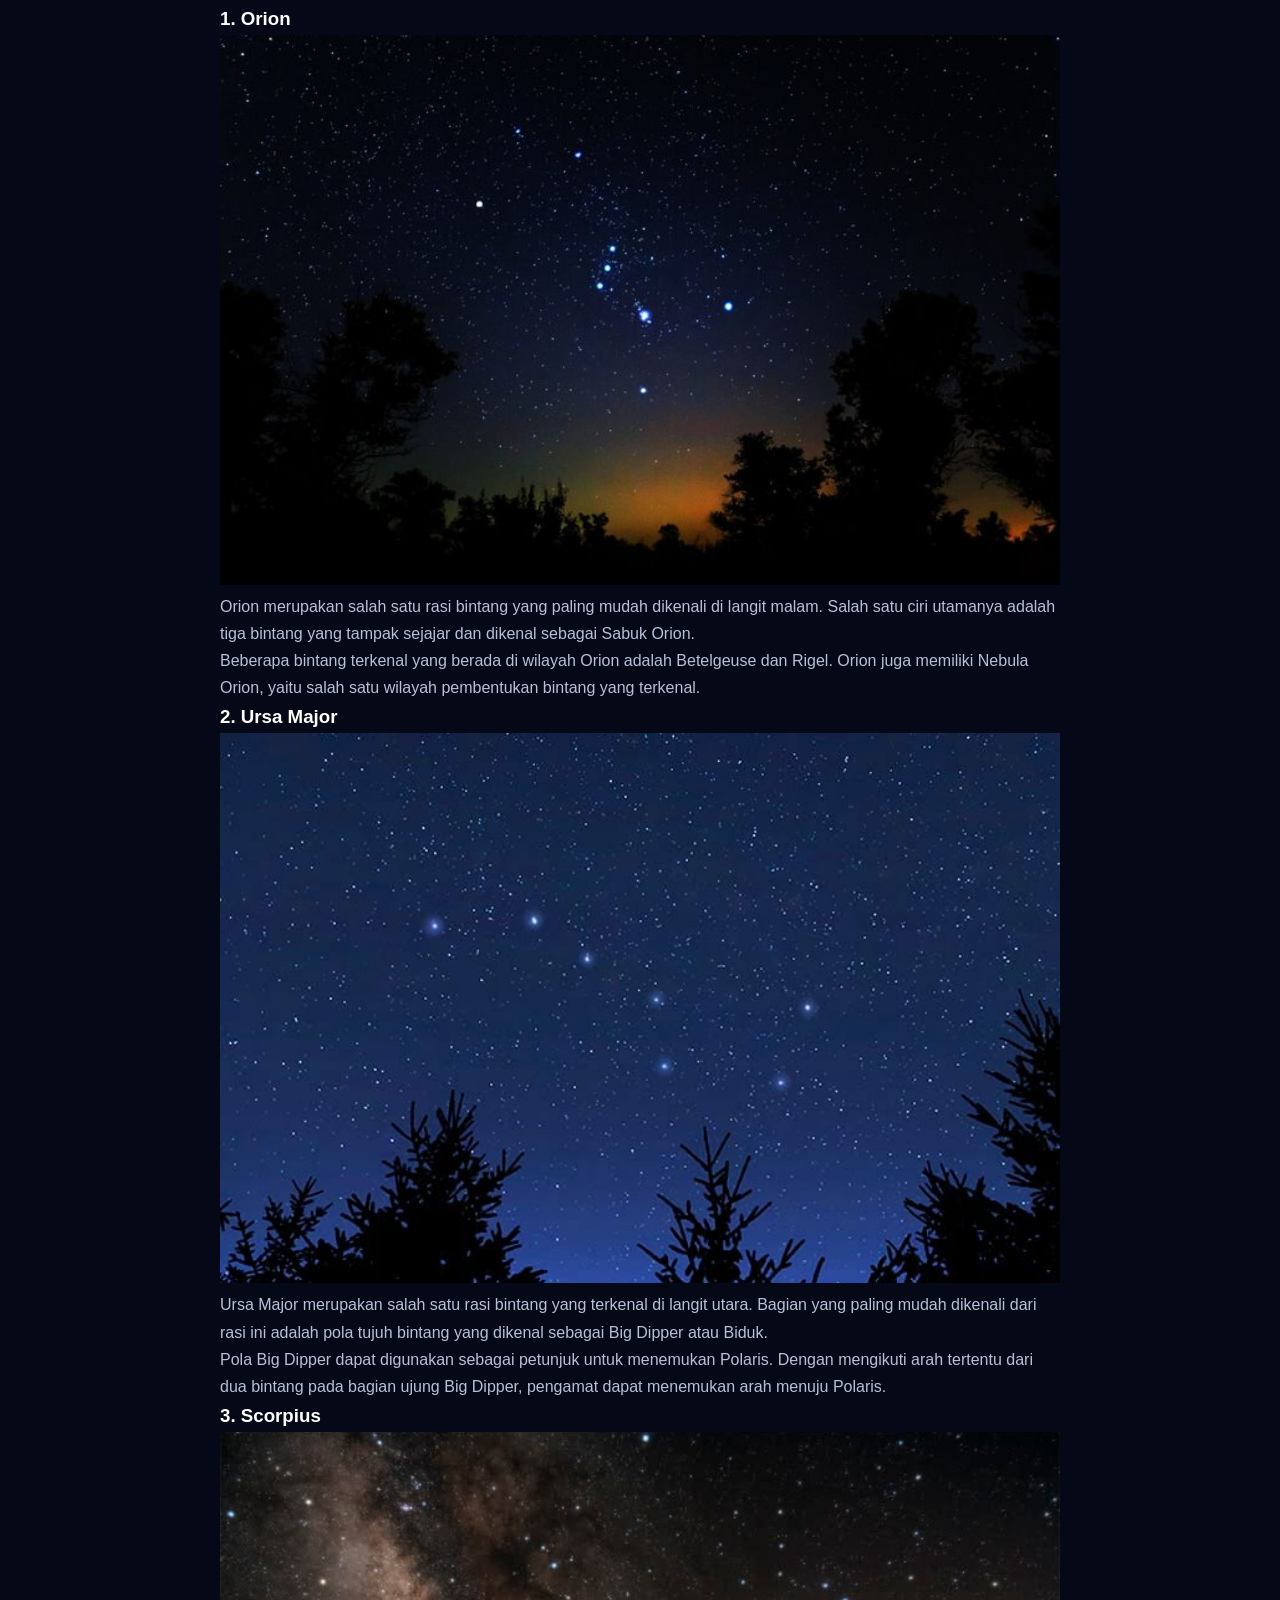
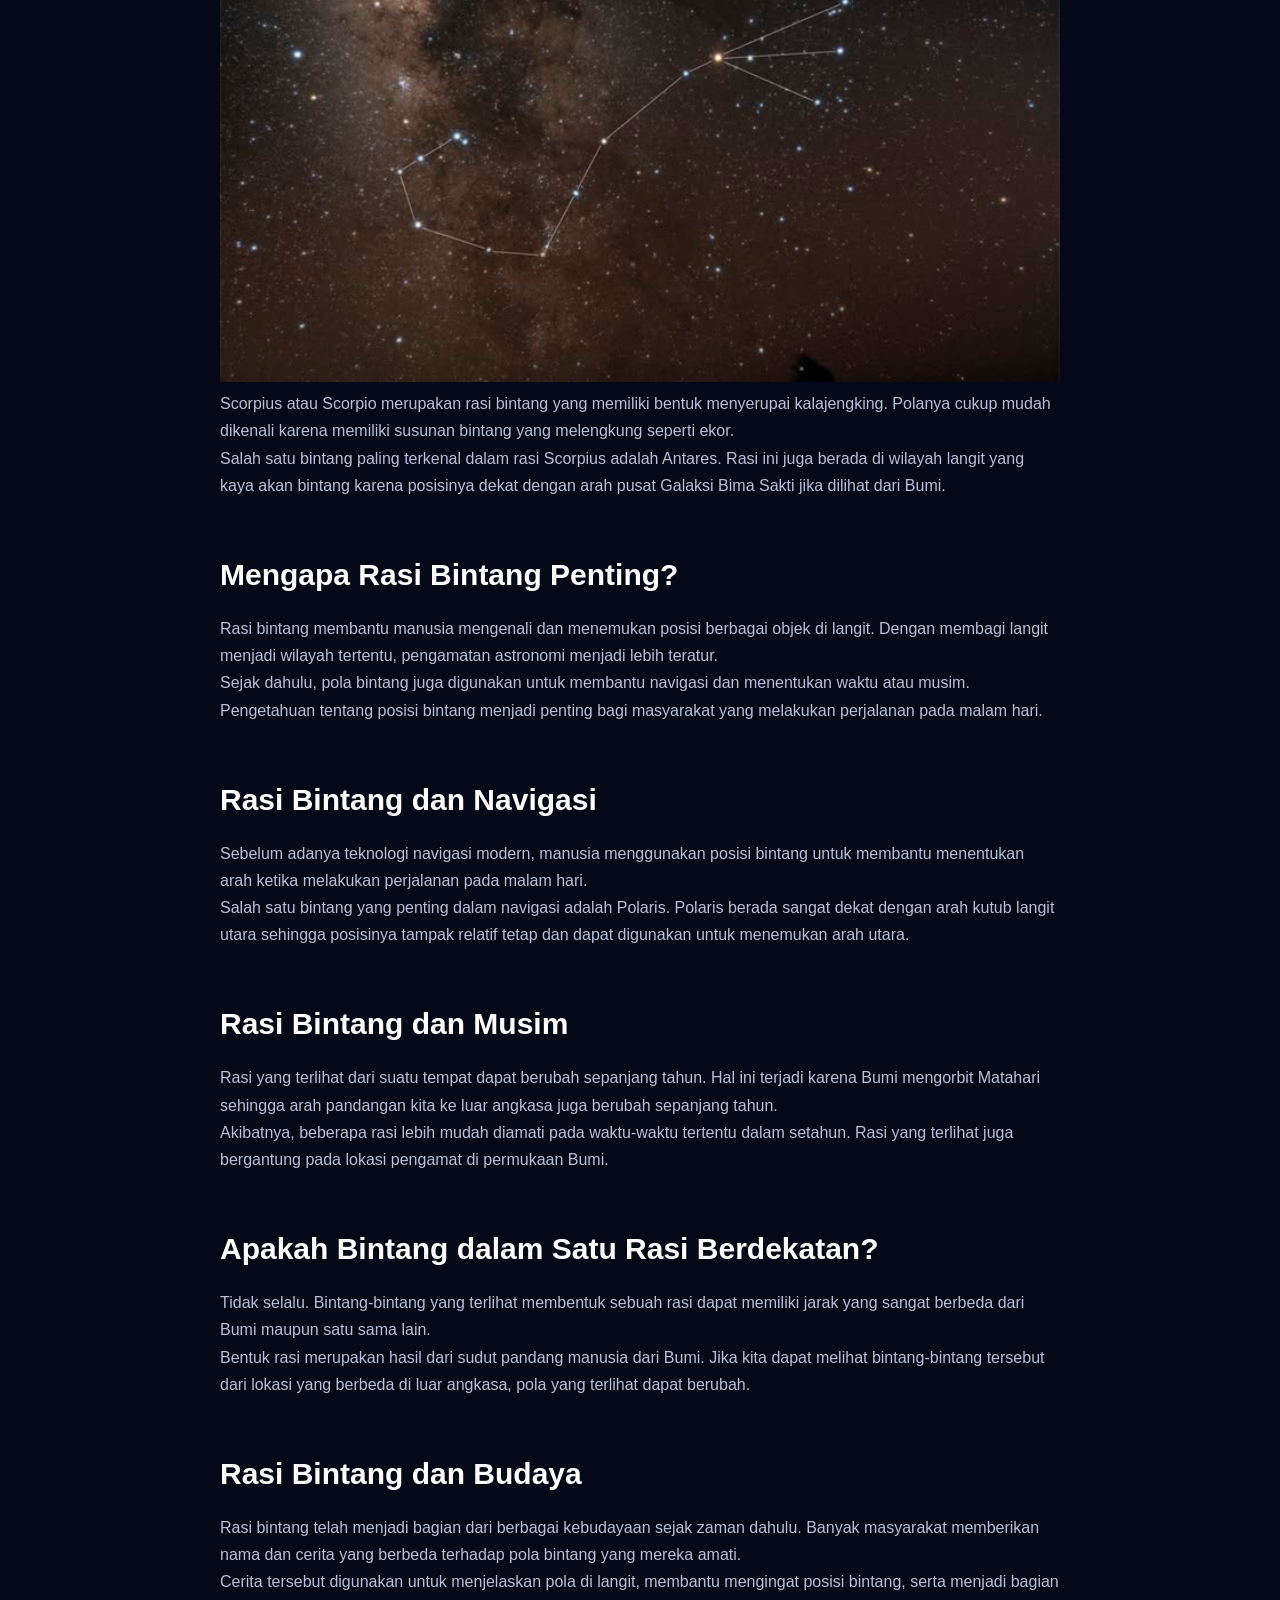
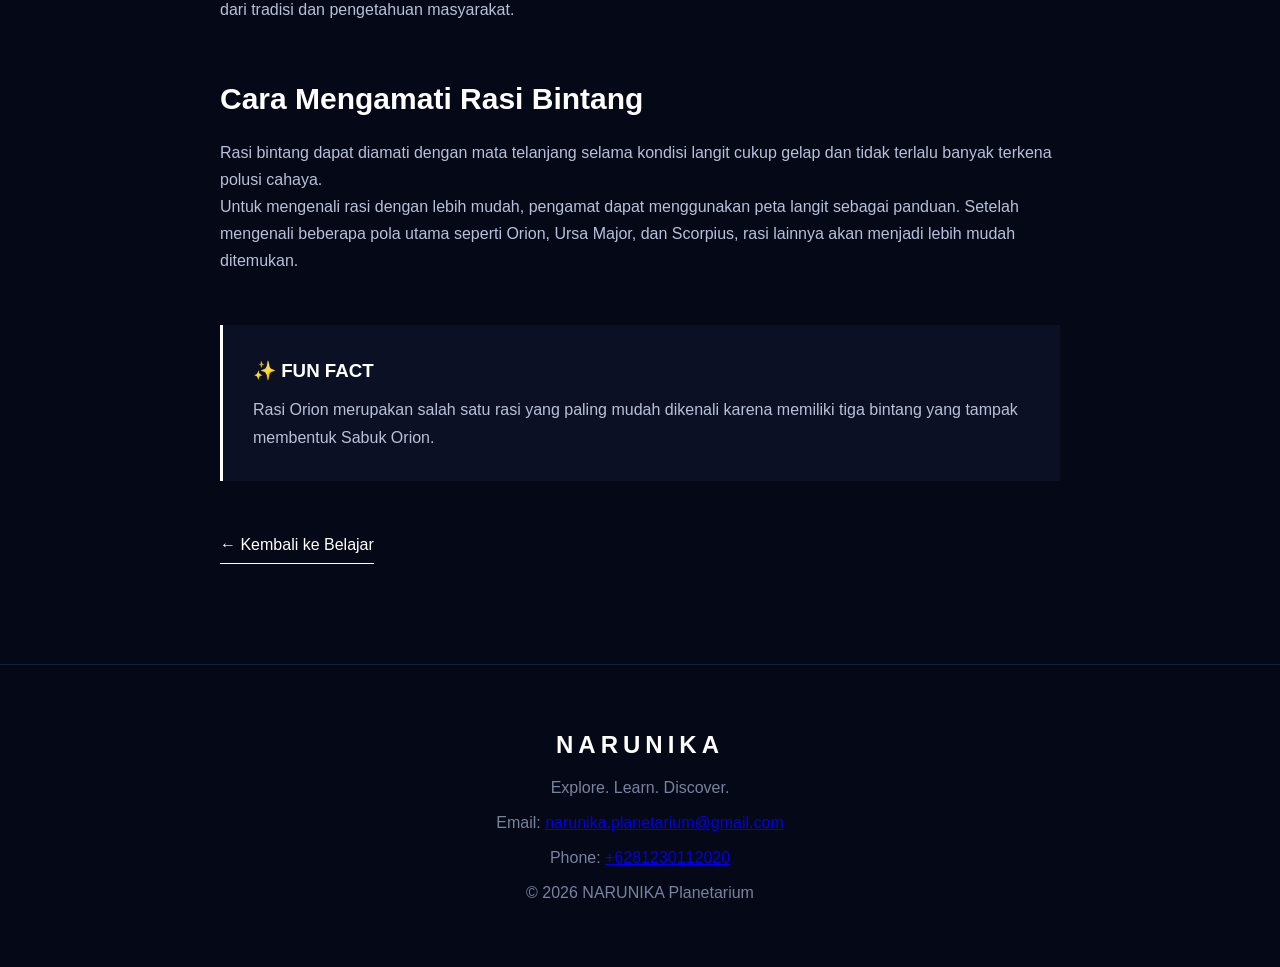
<file: rasi.html>
<!DOCTYPE html>
<html lang="en">

<head>

    <meta charset="UTF-8">

    <meta name="viewport"
          content="width=device-width, initial-scale=1.0">

    <title>NARUNIKA | Rasi Bintang</title>

    <link rel="stylesheet"
          href="css/style.css">

</head>


<body>

<nav>

    <div class="logo">
        NARUNIKA
    </div>

    <div class="nav-links">

        <a href="home.html">Home</a>
        <a href="about.html">About</a>
        <a href="galeri.html">Panorama</a>
        <a href="belajar.html">Aksara Bintang</a>
        <a href="ticketing.html">Ticketing</a>

    </div>

</nav>


<article class="article">

    <p class="small-title">
        ASTRONOMY 101
    </p>

    <h1>
        Rasi Bintang
    </h1>

    <img src="images/rasi.jpg"
         alt="Rasi Bintang"
         class="article-image">


    <h2>
        Apa Itu Rasi Bintang?
    </h2>

    <p>
        Rasi bintang adalah pola bintang yang
        terlihat dari Bumi dan secara tradisional
        diberi nama berdasarkan bentuk, tokoh,
        hewan, atau cerita tertentu.
    </p>

    <p>
        Bintang-bintang yang membentuk sebuah
        rasi sebenarnya belum tentu memiliki
        hubungan fisik yang dekat satu sama lain.
        Bintang tersebut hanya terlihat membentuk
        pola tertentu jika diamati dari Bumi.
    </p>

    <p>
        Pola tersebut membantu manusia mengenali
        bagian-bagian tertentu di langit dan
        menemukan berbagai objek astronomi.
    </p>


    <h2>
        Rasi Bintang dalam Astronomi
    </h2>

    <p>
        Dalam astronomi modern, langit secara
        resmi dibagi menjadi 88 wilayah rasi
        bintang. Pembagian ini digunakan untuk
        membantu menentukan lokasi berbagai
        objek langit.
    </p>

    <p>
        Dengan menggunakan rasi sebagai acuan,
        astronom dapat menjelaskan lokasi sebuah
        bintang, galaksi, nebula, atau objek
        astronomi lainnya dengan lebih mudah.
    </p>


    <h2>
        Tiga Rasi Bintang Terkenal
    </h2>

    <p>
        Dari banyaknya rasi yang terdapat di langit,
        beberapa rasi terkenal karena memiliki
        pola yang mudah dikenali. Tiga di antaranya
        adalah Orion, Ursa Major, dan Scorpius.
    </p>


    <h3>
        1. Orion
    </h3>

    <img src="images/orion.jpg"
         alt="Rasi Orion"
         class="article-image">

    <p>
        Orion merupakan salah satu rasi bintang
        yang paling mudah dikenali di langit malam.
        Salah satu ciri utamanya adalah tiga
        bintang yang tampak sejajar dan dikenal
        sebagai Sabuk Orion.
    </p>

    <p>
        Beberapa bintang terkenal yang berada
        di wilayah Orion adalah Betelgeuse dan
        Rigel. Orion juga memiliki Nebula Orion,
        yaitu salah satu wilayah pembentukan
        bintang yang terkenal.
    </p>


    <h3>
        2. Ursa Major
    </h3>

    <img src="images/ursa-major.jpg"
         alt="Rasi Ursa Major"
         class="article-image">

    <p>
        Ursa Major merupakan salah satu rasi
        bintang yang terkenal di langit utara.
        Bagian yang paling mudah dikenali dari
        rasi ini adalah pola tujuh bintang yang
        dikenal sebagai Big Dipper atau Biduk.
    </p>

    <p>
        Pola Big Dipper dapat digunakan sebagai
        petunjuk untuk menemukan Polaris. Dengan
        mengikuti arah tertentu dari dua bintang
        pada bagian ujung Big Dipper, pengamat
        dapat menemukan arah menuju Polaris.
    </p>


    <h3>
        3. Scorpius
    </h3>

    <img src="images/scorpius.jpg"
         alt="Rasi Scorpius"
         class="article-image">

    <p>
        Scorpius atau Scorpio merupakan rasi
        bintang yang memiliki bentuk menyerupai
        kalajengking. Polanya cukup mudah dikenali
        karena memiliki susunan bintang yang
        melengkung seperti ekor.
    </p>

    <p>
        Salah satu bintang paling terkenal dalam
        rasi Scorpius adalah Antares. Rasi ini
        juga berada di wilayah langit yang kaya
        akan bintang karena posisinya dekat dengan
        arah pusat Galaksi Bima Sakti jika dilihat
        dari Bumi.
    </p>


    <h2>
        Mengapa Rasi Bintang Penting?
    </h2>

    <p>
        Rasi bintang membantu manusia mengenali
        dan menemukan posisi berbagai objek di
        langit. Dengan membagi langit menjadi
        wilayah tertentu, pengamatan astronomi
        menjadi lebih teratur.
    </p>

    <p>
        Sejak dahulu, pola bintang juga digunakan
        untuk membantu navigasi dan menentukan
        waktu atau musim. Pengetahuan tentang
        posisi bintang menjadi penting bagi
        masyarakat yang melakukan perjalanan
        pada malam hari.
    </p>


    <h2>
        Rasi Bintang dan Navigasi
    </h2>

    <p>
        Sebelum adanya teknologi navigasi modern,
        manusia menggunakan posisi bintang untuk
        membantu menentukan arah ketika melakukan
        perjalanan pada malam hari.
    </p>

    <p>
        Salah satu bintang yang penting dalam
        navigasi adalah Polaris. Polaris berada
        sangat dekat dengan arah kutub langit
        utara sehingga posisinya tampak relatif
        tetap dan dapat digunakan untuk menemukan
        arah utara.
    </p>


    <h2>
        Rasi Bintang dan Musim
    </h2>

    <p>
        Rasi yang terlihat dari suatu tempat dapat
        berubah sepanjang tahun. Hal ini terjadi
        karena Bumi mengorbit Matahari sehingga
        arah pandangan kita ke luar angkasa juga
        berubah sepanjang tahun.
    </p>

    <p>
        Akibatnya, beberapa rasi lebih mudah
        diamati pada waktu-waktu tertentu dalam
        setahun. Rasi yang terlihat juga bergantung
        pada lokasi pengamat di permukaan Bumi.
    </p>


    <h2>
        Apakah Bintang dalam Satu Rasi Berdekatan?
    </h2>

    <p>
        Tidak selalu. Bintang-bintang yang terlihat
        membentuk sebuah rasi dapat memiliki jarak
        yang sangat berbeda dari Bumi maupun satu
        sama lain.
    </p>

    <p>
        Bentuk rasi merupakan hasil dari sudut
        pandang manusia dari Bumi. Jika kita dapat
        melihat bintang-bintang tersebut dari
        lokasi yang berbeda di luar angkasa,
        pola yang terlihat dapat berubah.
    </p>


    <h2>
        Rasi Bintang dan Budaya
    </h2>

    <p>
        Rasi bintang telah menjadi bagian dari
        berbagai kebudayaan sejak zaman dahulu.
        Banyak masyarakat memberikan nama dan
        cerita yang berbeda terhadap pola bintang
        yang mereka amati.
    </p>

    <p>
        Cerita tersebut digunakan untuk menjelaskan
        pola di langit, membantu mengingat posisi
        bintang, serta menjadi bagian dari tradisi
        dan pengetahuan masyarakat.
    </p>


    <h2>
        Cara Mengamati Rasi Bintang
    </h2>

    <p>
        Rasi bintang dapat diamati dengan mata
        telanjang selama kondisi langit cukup
        gelap dan tidak terlalu banyak terkena
        polusi cahaya.
    </p>

    <p>
        Untuk mengenali rasi dengan lebih mudah,
        pengamat dapat menggunakan peta langit
        sebagai panduan. Setelah mengenali beberapa
        pola utama seperti Orion, Ursa Major, dan
        Scorpius, rasi lainnya akan menjadi lebih
        mudah ditemukan.
    </p>


    <div class="fact-box">

        <h3>
            ✨ FUN FACT
        </h3>

        <p>
            Rasi Orion merupakan salah satu
            rasi yang paling mudah dikenali
            karena memiliki tiga bintang yang
            tampak membentuk Sabuk Orion.
        </p>

    </div>


    <a href="belajar.html"
       class="back-button">

        ← Kembali ke Belajar

    </a>

</article>


<footer>
    <h2>NARUNIKA</h2>
    <p>Explore. Learn. Discover.</p>
    <p>Email: <a href="mailto:narunika.planetarium@gmail.com">narunika.planetarium@gmail.com</a></p>
    <p>Phone: <a href="tel:+6281230112020">+6281230112020</a></p>
    <p>© 2026 NARUNIKA Planetarium</p>
</footer>
</body>
</html>
</file>
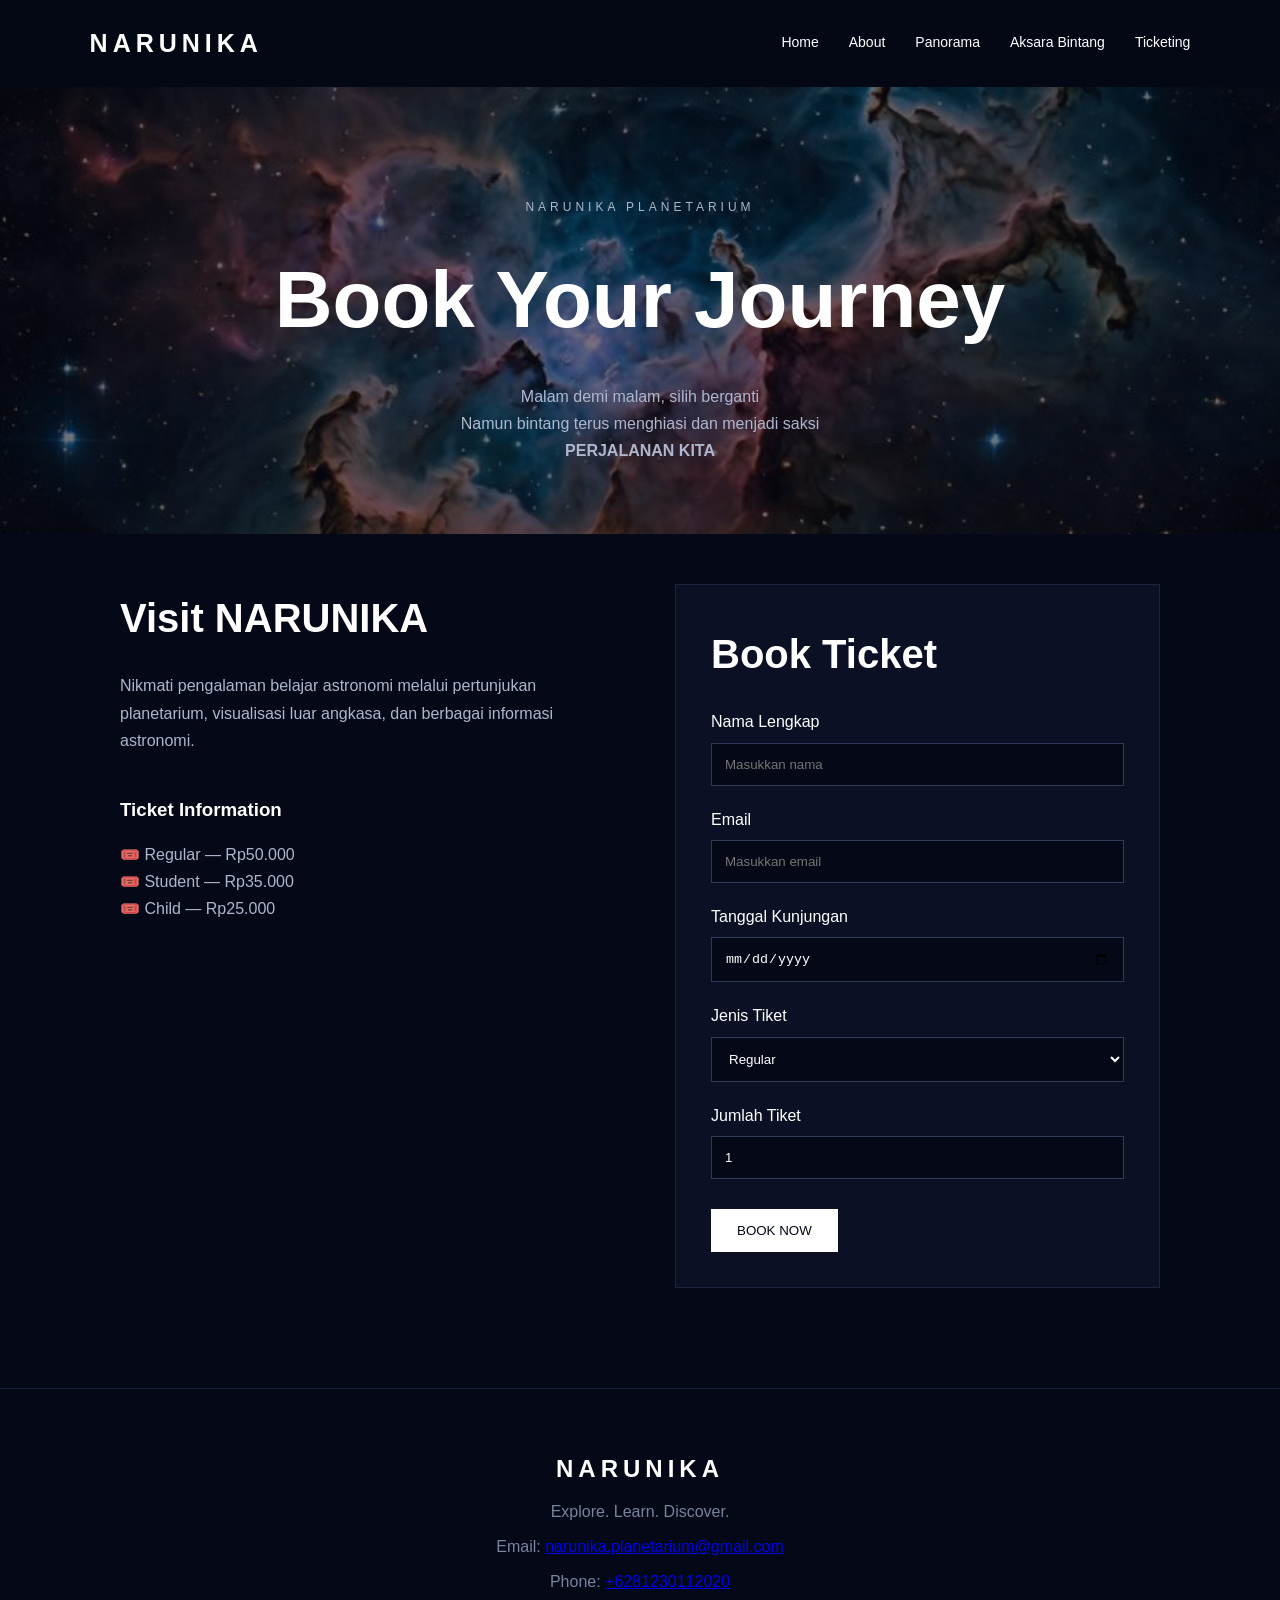
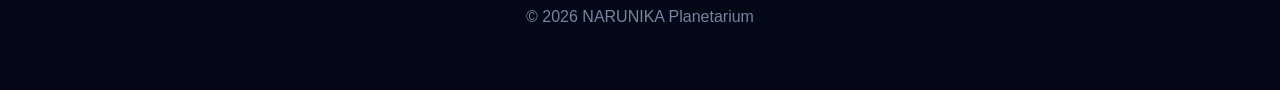
<file: ticketing.html>
<!DOCTYPE html>
<html lang="en">

<head>

    <meta charset="UTF-8">

    <meta name="viewport"
          content="width=device-width, initial-scale=1.0">

    <title>NARUNIKA | Ticketing</title>

    <link rel="stylesheet"
          href="css/style.css">

</head>


<body>

<nav>

    <div class="logo">
        NARUNIKA
    </div>

    <div class="nav-links">

        <a href="home.html">Home</a>
        <a href="about.html">About</a>
        <a href="galeri.html">Panorama</a>
        <a href="belajar.html">Aksara Bintang</a>
        <a href="ticketing.html">Ticketing</a>

    </div>

</nav>


<section class="page-header ticketing-hero">

    <p class="small-title">
        NARUNIKA PLANETARIUM
    </p>

    <h1>
        Book Your Journey
    </h1>

    <p>
        Malam demi malam, silih berganti <br>
        Namun bintang terus menghiasi dan menjadi saksi <br>
        <b>PERJALANAN KITA</b>
    </p>
</section>


<section class="ticket-section">


    <div class="ticket-info">

        <h2>
            Visit NARUNIKA
        </h2>

        <p>
            Nikmati pengalaman belajar astronomi
            melalui pertunjukan planetarium,
            visualisasi luar angkasa, dan
            berbagai informasi astronomi.
        </p>


        <h3>
            Ticket Information
        </h3>

        <p>
            🎟️ Regular — Rp50.000
        </p>

        <p>
            🎟️ Student — Rp35.000
        </p>

        <p>
            🎟️ Child — Rp25.000
        </p>

    </div>


    <form class="ticket-form">

        <h2>
            Book Ticket
        </h2>


        <label>
            Nama Lengkap
        </label>

        <input type="text"
               placeholder="Masukkan nama">


        <label>
            Email
        </label>

        <input type="email"
               placeholder="Masukkan email">


        <label>
            Tanggal Kunjungan
        </label>

        <input type="date">


        <label>
            Jenis Tiket
        </label>

        <select>

            <option>
                Regular
            </option>

            <option>
                Student
            </option>

            <option>
                Child
            </option>

        </select>


        <label>
            Jumlah Tiket
        </label>

        <input type="number"
               min="1"
               value="1">


        <button type="submit"
                class="button">

            BOOK NOW

        </button>
    </form>
</section>


<footer>
    <h2>NARUNIKA</h2>
    <p>Explore. Learn. Discover.</p>
    <p>Email: <a href="mailto:narunika.planetarium@gmail.com">narunika.planetarium@gmail.com</a></p>
    <p>Phone: <a href="tel:+6281230112020">+6281230112020</a></p>
    <p>© 2026 NARUNIKA Planetarium</p>
</footer>

</body>

</html>
</file>
<file: css/style.css>
* {
    margin: 0;
    padding: 0;
    box-sizing: border-box;
}


body {
    font-family: Arial, sans-serif;
    background: #050816;
    color: white;
    line-height: 1.7;
}


/* =========================
   NAVBAR
========================= */

nav {
    width: 100%;
    padding: 22px 7%;
    display: flex;
    justify-content: space-between;
    align-items: center;
    background: rgba(5, 8, 22, 0.9);
}


.logo {
    font-size: 25px;
    font-weight: bold;
    letter-spacing: 5px;
}


.nav-links {
    display: flex;
    gap: 30px;
}


.nav-links a {
    color: white;
    text-decoration: none;
    font-size: 14px;
    transition: 0.3s;
}


.nav-links a:hover {
    opacity: 0.6;
}


/* =========================
   OPENING
========================= */

.opening {
    min-height: 100vh;

    display: flex;

    justify-content: center;

    align-items: center;

    text-align: center;

    background:
        radial-gradient(
            circle at center,
            #172554 0%,
            #050816 60%
        );

    overflow: hidden;
}


.opening-content {
    animation: fadeIn 2s ease;
}


.opening h1 {
    font-size: clamp(70px, 12vw, 160px);

    letter-spacing: 20px;

    margin: 10px 0;
}


.opening p {
    color: #b8c1d9;
}


.small-title {
    font-size: 12px;

    letter-spacing: 4px;

    text-transform: uppercase;

    color: #9aa8c7;
}


/* =========================
   ENTER BUTTON
========================= */

.enter-btn {
    margin-top: 40px;

    padding: 15px 40px;

    background: transparent;

    color: white;

    border: 1px solid white;

    cursor: pointer;

    letter-spacing: 3px;

    transition: 0.3s;
}


.enter-btn:hover {
    transform: scale(1.08);

    box-shadow:
        0 0 25px
        rgba(255,255,255,0.5);
}


/* =========================
   HERO
========================= */

.hero {
    min-height: 90vh;

    display: flex;

    align-items: center;

    padding: 80px 8%;

    background:
        linear-gradient(
            90deg,
            rgba(5,8,22,0.95),
            rgba(5,8,22,0.25)
        ),
        url("../images/hero.jpg");

    background-size: cover;

    background-position: center;
}

.page-header.about-hero {
    position: relative;
    background-image: url("../images/hero.jpg");
    background-size: cover;
    background-position: center;
}

.page-header.about-hero::before {
    content: "";
    position: absolute;
    inset: 0;
    background: rgba(5, 8, 22, 0.55);
}

.page-header.about-hero > * {
    position: relative;
    z-index: 1;
}

.page-header.ticketing-hero {
    position: relative;
    background-image: url("../images/nebula.jpg");
    background-size: cover;
    background-position: center;
}

.page-header.ticketing-hero::before {
    content: "";
    position: absolute;
    inset: 0;
    background: rgba(5, 8, 22, 0.55);
}

.page-header.ticketing-hero > * {
    position: relative;
    z-index: 1;
}

.hero-content {
    max-width: 650px;
}


.hero h1 {
    font-size: clamp(50px, 8vw, 100px);

    line-height: 1.05;

    margin: 20px 0;
}


.hero p {
    max-width: 550px;

    color: #c5cbe0;
}


/* =========================
   BUTTON
========================= */

.hero-buttons {
    display: flex;

    gap: 15px;

    margin-top: 30px;

    flex-wrap: wrap;
}


.button {
    display: inline-block;

    padding: 13px 25px;

    background: white;

    color: #050816;

    text-decoration: none;

    border: 1px solid white;

    transition: 0.3s;

    cursor: pointer;
}


.button:hover {
    transform: translateY(-3px);
}


.button.outline {
    background: transparent;

    color: white;
}


/* =========================
   SECTION
========================= */

.section {
    padding: 100px 8%;
}


.section h2 {
    font-size: 45px;

    margin: 10px 0;
}


.section-intro {
    color: #9da7c2;

    max-width: 600px;

    margin-bottom: 50px;
}


/* =========================
   CARDS
========================= */

.cards {
    display: grid;

    grid-template-columns:
        repeat(3, 1fr);

    gap: 25px;
}


.card {
    display: block;

    color: white;

    text-decoration: none;

    background: #0b1024;

    border: 1px solid #1b2542;

    overflow: hidden;

    transition: 0.4s;
}


.card:hover {
    transform: translateY(-8px);

    border-color: #6376a8;
}


.card img {
    width: 100%;

    height: 250px;

    object-fit: cover;

    display: block;
}


.card-content {
    padding: 25px;
}


.card-content h3 {
    font-size: 25px;

    margin-bottom: 10px;
}


.card-content p {
    color: #9da7c2;
}


.read-more {
    display: inline-block;

    margin-top: 20px;

    color: white;

    font-size: 12px;

    letter-spacing: 2px;
}


/* =========================
   CTA
========================= */

.cta {
    padding: 120px 8%;

    background:
        linear-gradient(
            rgba(10,15,40,0.8),
            rgba(10,15,40,0.8)
        ),
        url("../images/nebula.jpg");

    background-size: cover;

    background-position: center;
}


.cta h2 {
    font-size: 50px;

    max-width: 700px;

    margin: 15px 0;
}


.cta p {
    color: #c1c8dc;

    max-width: 550px;

    margin-bottom: 30px;
}


/* =========================
   PAGE HEADER
========================= */

.page-header {
    text-align: center;

    padding: 110px 8% 70px;
}


.page-header h1 {
    font-size: clamp(45px, 7vw, 80px);

    margin: 15px 0;
}


.page-header p {
    color: #aeb7ce;

    max-width: 650px;

    margin: auto;
}


/* =========================
   GALLERY
========================= */

.gallery {
    padding: 40px 8% 100px;

    display: grid;

    grid-template-columns:
        repeat(3, 1fr);

    gap: 20px;
}


.gallery-item {
    overflow: hidden;

    background: #0b1024;
}


.gallery-item img {
    width: 100%;

    height: 300px;

    object-fit: cover;

    display: block;

    transition: 0.5s;
}


.gallery-item:hover img {
    transform: scale(1.05);
}


.gallery-item h3 {
    padding: 15px 20px;
}


/* =========================
   ARTICLE
========================= */

.article {
    max-width: 900px;

    margin: auto;

    padding: 100px 30px;
}


.article h1 {
    font-size: 70px;

    margin: 10px 0 40px;
}


.article h2 {
    font-size: 30px;

    margin-top: 50px;

    margin-bottom: 15px;
}


.article p {
    color: #b8c1d9;
}


.article-image {
    width: 100%;

    max-height: 550px;

    object-fit: cover;
}


/* =========================
   FACT BOX
========================= */

.fact-box {
    margin-top: 50px;

    padding: 30px;

    border-left: 3px solid white;

    background: #0b1024;
}


.fact-box h3 {
    margin-bottom: 10px;
}


/* =========================
   BACK BUTTON
========================= */

.back-button {
    display: inline-block;

    margin-top: 50px;

    color: white;

    text-decoration: none;

    border-bottom: 1px solid white;

    padding-bottom: 5px;
}


/* =========================
   TICKETING
========================= */

.ticket-section {
    max-width: 1100px;

    margin: auto;

    padding: 50px 30px 100px;

    display: grid;

    grid-template-columns:
        1fr 1fr;

    gap: 70px;
}


.ticket-info h2,
.ticket-form h2 {
    font-size: 40px;

    margin-bottom: 20px;
}


.ticket-info h3 {
    margin-top: 40px;

    margin-bottom: 15px;
}


.ticket-info p {
    color: #aeb7ce;
}


.ticket-form {
    padding: 35px;

    background: #0b1024;

    border: 1px solid #1b2542;
}


.ticket-form label {
    display: block;

    margin-top: 20px;

    margin-bottom: 7px;
}


.ticket-form input,
.ticket-form select {
    width: 100%;

    padding: 13px;

    background: #050816;

    border: 1px solid #303b5c;

    color: white;
}


.ticket-form button {
    margin-top: 30px;
}


/* =========================
   FOOTER
========================= */

footer {
    padding: 60px 8%;

    text-align: center;

    border-top: 1px solid #18213b;
}


footer h2 {
    letter-spacing: 5px;
}


footer p {
    color: #78839f;

    margin-top: 8px;
}


/* =========================
   ANIMATION
========================= */

@keyframes fadeIn {

    from {
        opacity: 0;

        transform: translateY(20px);
    }

    to {
        opacity: 1;

        transform: translateY(0);
    }

}


/* =========================
   MOBILE
========================= */

@media (max-width: 800px) {

    nav {
        flex-direction: column;

        gap: 15px;
    }


    .nav-links {
        gap: 15px;
    }


    .cards {
        grid-template-columns: 1fr;
    }


    .gallery {
        grid-template-columns: 1fr;
    }


    .ticket-section {
        grid-template-columns: 1fr;
    }


    .hero h1 {
        font-size: 55px;
    }


    .article h1 {
        font-size: 50px;
    }

}
</file>
